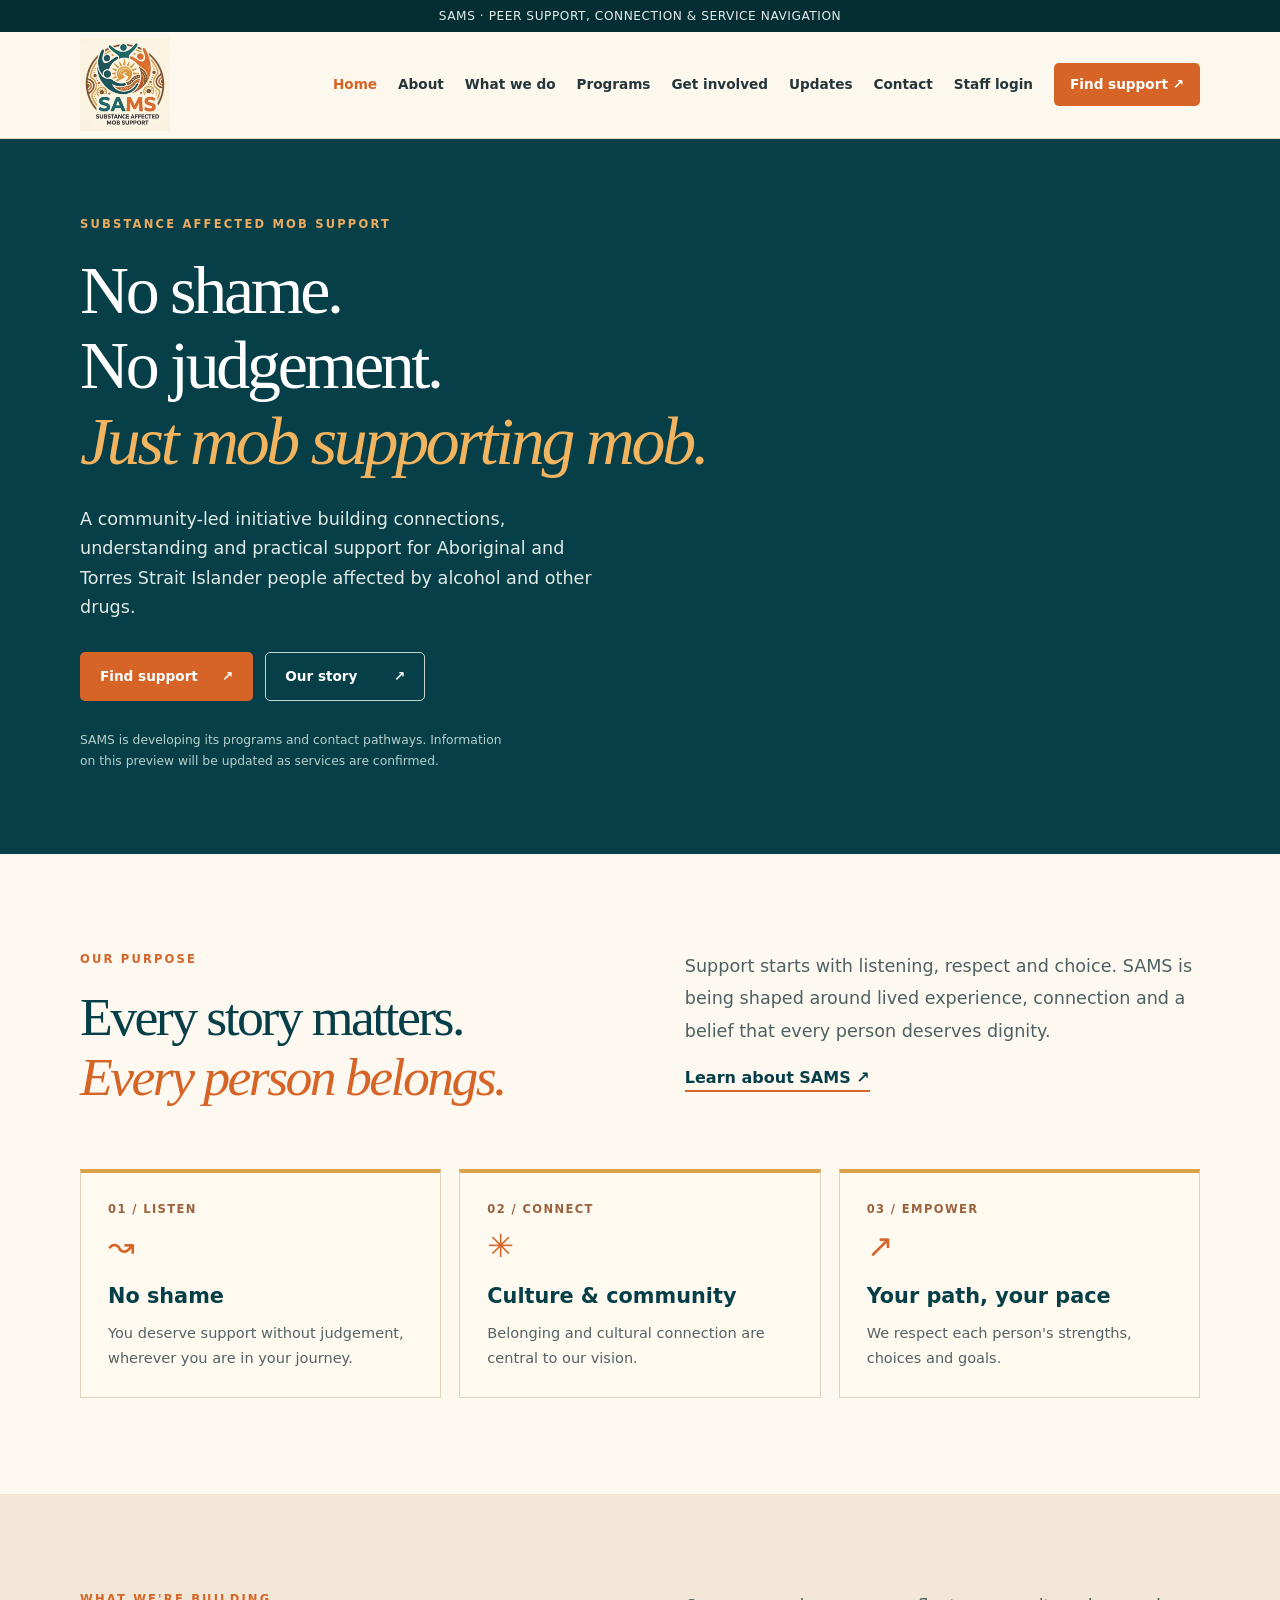
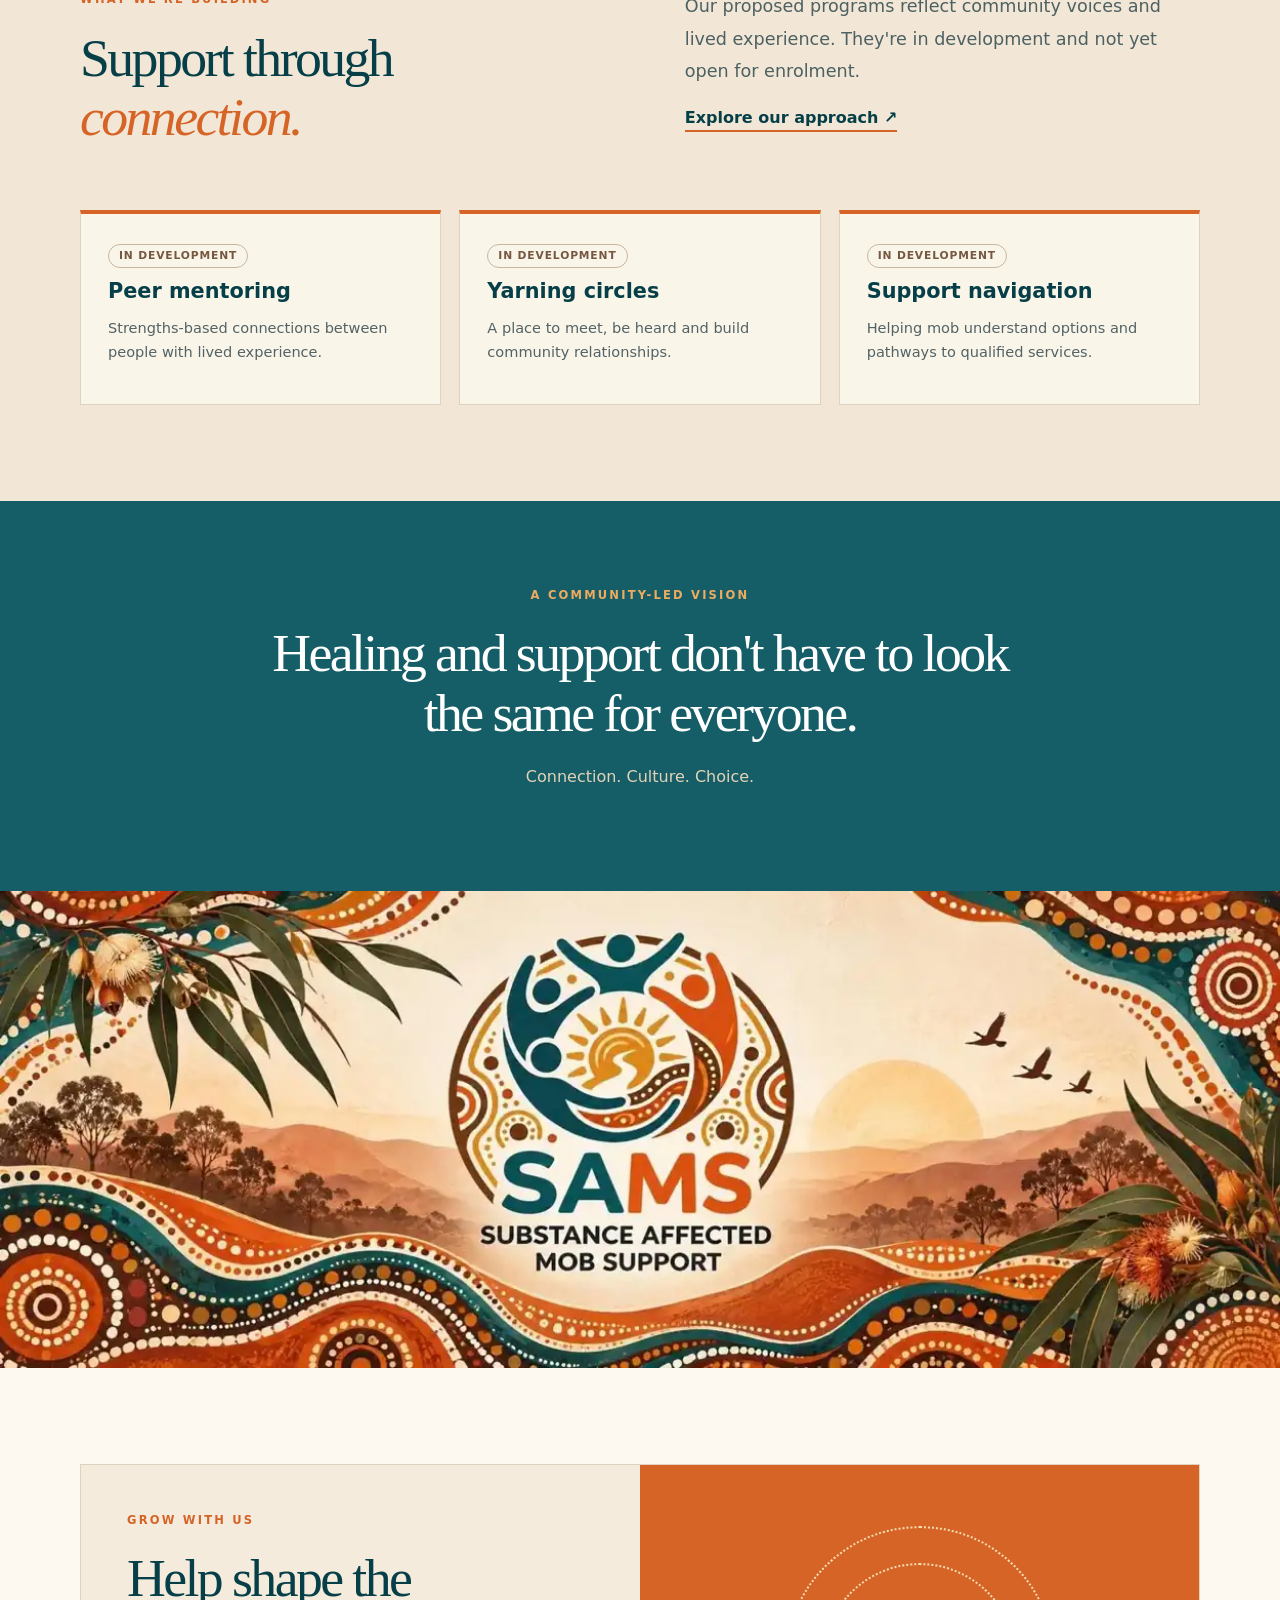
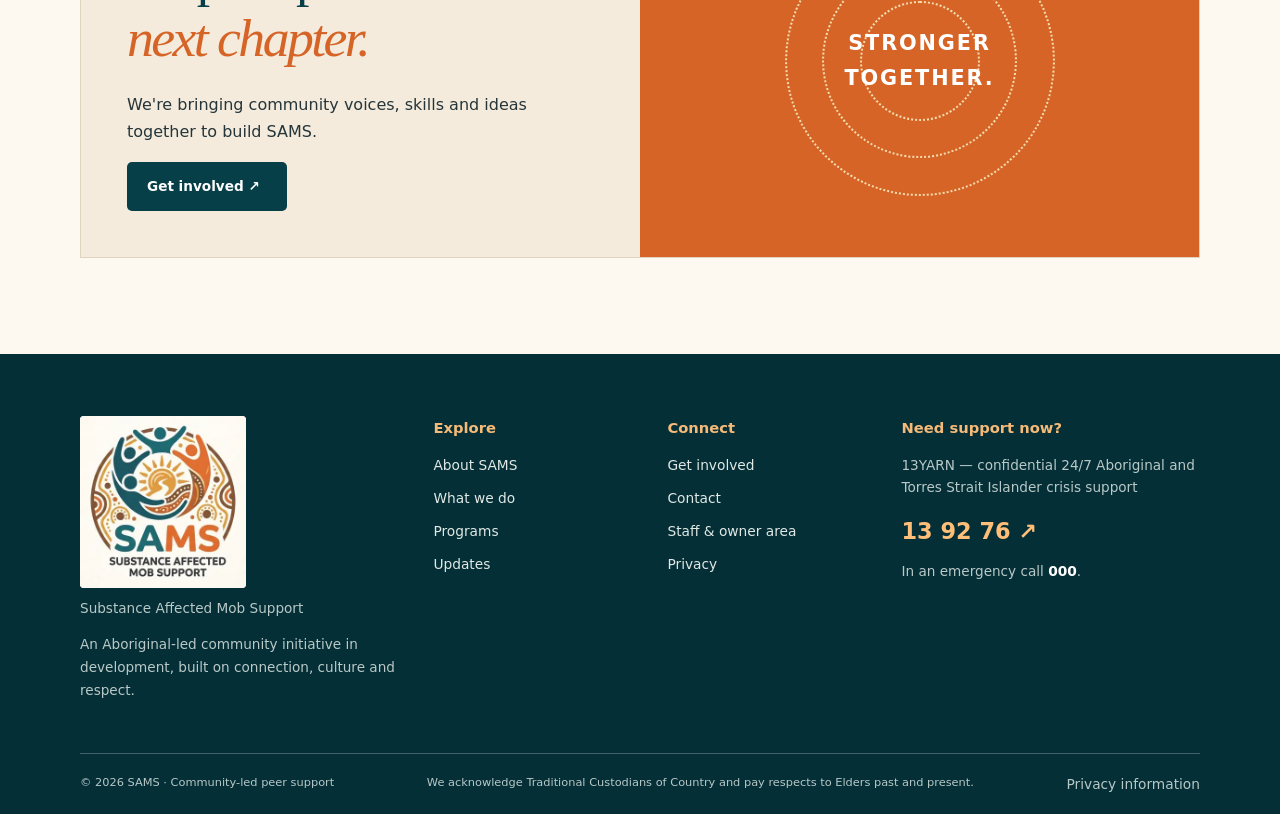
<file: index.html>
<!doctype html><html lang="en-AU"><head><meta charset="utf-8"><meta name="viewport" content="width=device-width,initial-scale=1"><meta name="theme-color" content="#063f48"><meta name="robots" content="noindex,nofollow"><meta name="description" content="SAMS — Substance Affected Mob Support, an Aboriginal-led community initiative in development."><title>Home | SAMS</title><link rel="stylesheet" href="static/site.css"><script src="static/site.js" defer></script><script type="module" src="static/live-content.js"></script></head><body><a class="skip" href="#main">Skip to content</a><div class="topbar">SAMS · PEER SUPPORT, CONNECTION & SERVICE NAVIGATION</div><header class="header"><div class="container head-inner"><a class="brand" href="index.html" aria-label="SAMS homepage"><img class="official-logo" src="static/sams-logo.webp" alt="SAMS — Substance Affected Mob Support" width="150" height="155"></a><button class="menu-toggle" type="button" aria-controls="nav" aria-expanded="false">☰ Menu</button><nav id="nav" class="nav" aria-label="Main navigation"><a aria-current="page" href="index.html">Home</a><a  href="about.html">About</a><a  href="what-we-do.html">What we do</a><a  href="programs.html">Programs</a><a  href="get-involved.html">Get involved</a><a  href="updates.html">Updates</a><a  href="contact.html">Contact</a><a class="nav-staff" href="portal.html">Staff login</a><a class="nav-cta"  href="get-support.html">Find support ↗</a></nav></div></header><main id="main"><section class="hero"><div class="container hero-wrap"><div><span class="eyebrow light">SUBSTANCE AFFECTED MOB SUPPORT</span><h1>No shame.<br>No judgement.<br><em>Just mob supporting mob.</em></h1><p class="lead">A community-led initiative building connections, understanding and practical support for Aboriginal and Torres Strait Islander people affected by alcohol and other drugs.</p><div class="buttons"><a class="button orange" href="get-support.html">Find support <span>↗</span></a><a class="button outline" href="about.html">Our story <span>↗</span></a></div><p class="status-note">SAMS is developing its programs and contact pathways. Information on this preview will be updated as services are confirmed.</p></div><div class="hero-art" aria-label="Official SAMS illustrated banner"><div class="sun"></div><div class="hill hill-one"></div><div class="hill hill-two"></div><div class="hill hill-three"></div><div class="circle c1"></div><div class="circle c2"></div><div class="circle c3"></div><div class="art-word">BELONGING<br>BEGINS HERE.</div></div></div></section>
<section class="section paper"><div class="container split"><div><span class="eyebrow">OUR PURPOSE</span><h2>Every story matters.<br><em>Every person belongs.</em></h2></div><div><p class="body-large">Support starts with listening, respect and choice. SAMS is being shaped around lived experience, connection and a belief that every person deserves dignity.</p><a class="text-link" href="about.html">Learn about SAMS ↗</a></div></div><div class="container card-grid three"><article class="feature"><div class="number">01 / LISTEN</div><div class="feature-symbol">↝</div><h3>No shame</h3><p>You deserve support without judgement, wherever you are in your journey.</p></article><article class="feature"><div class="number">02 / CONNECT</div><div class="feature-symbol">✳</div><h3>Culture & community</h3><p>Belonging and cultural connection are central to our vision.</p></article><article class="feature"><div class="number">03 / EMPOWER</div><div class="feature-symbol">↗</div><h3>Your path, your pace</h3><p>We respect each person's strengths, choices and goals.</p></article></div></section>
<section class="section sand"><div class="container split"><div><span class="eyebrow">WHAT WE'RE BUILDING</span><h2>Support through<br><em>connection.</em></h2></div><div><p class="body-large">Our proposed programs reflect community voices and lived experience. They're in development and not yet open for enrolment.</p><a class="text-link" href="what-we-do.html">Explore our approach ↗</a></div></div><div class="container card-grid three"><article class="service"><span class="pill">In development</span><h3>Peer mentoring</h3><p>Strengths-based connections between people with lived experience.</p></article><article class="service"><span class="pill">In development</span><h3>Yarning circles</h3><p>A place to meet, be heard and build community relationships.</p></article><article class="service"><span class="pill">In development</span><h3>Support navigation</h3><p>Helping mob understand options and pathways to qualified services.</p></article></div></section><section class="quote"><div class="container"><span class="eyebrow light">A COMMUNITY-LED VISION</span><h2>Healing and support don't have to look the same for everyone.</h2><p>Connection. Culture. Choice.</p></div></section><section class="brand-banner" aria-label="SAMS official visual identity"><img src="static/sams-banner.webp" width="1250" height="465" alt="SAMS illustrated landscape banner with teal, orange and ochre artwork and official logo"></section><section class="section paper"><div class="container callout"><div><span class="eyebrow">GROW WITH US</span><h2>Help shape the<br><em>next chapter.</em></h2><p>We're bringing community voices, skills and ideas together to build SAMS.</p><a class="button dark" href="get-involved.html">Get involved ↗</a></div><div class="symbol-art" aria-hidden="true"><div class="r"></div><div class="r"></div><div class="r"></div><span>STRONGER<br>TOGETHER.</span></div></div></section></main><footer class="foot"><div class="container foot-grid"><div><img class="footer-official-logo" src="static/sams-logo.webp" alt="SAMS official logo" width="190" height="196"><p>Substance Affected Mob Support</p><p>An Aboriginal-led community initiative in development, built on connection, culture and respect.</p></div><div><h3>Explore</h3><a href="about.html">About SAMS</a><a href="what-we-do.html">What we do</a><a href="programs.html">Programs</a><a href="updates.html">Updates</a></div><div><h3>Connect</h3><a href="get-involved.html">Get involved</a><a href="contact.html">Contact</a><a href="staff-preview.html">Staff & owner area</a><a href="privacy.html">Privacy</a></div><div><h3>Need support now?</h3><p>13YARN — confidential 24/7 Aboriginal and Torres Strait Islander crisis support</p><a href="tel:139276" style="font-size:1.4rem;color:#ffbf79;font-weight:900">13 92 76 ↗</a><p>In an emergency call <a href="tel:000" style="display:inline;color:white;font-weight:800">000</a>.</p></div></div><div class="container foot-bottom"><span>© 2026 SAMS · Community-led peer support</span><span>We acknowledge Traditional Custodians of Country and pay respects to Elders past and present.</span><a href="privacy.html">Privacy information</a></div></footer></body></html>
</file>
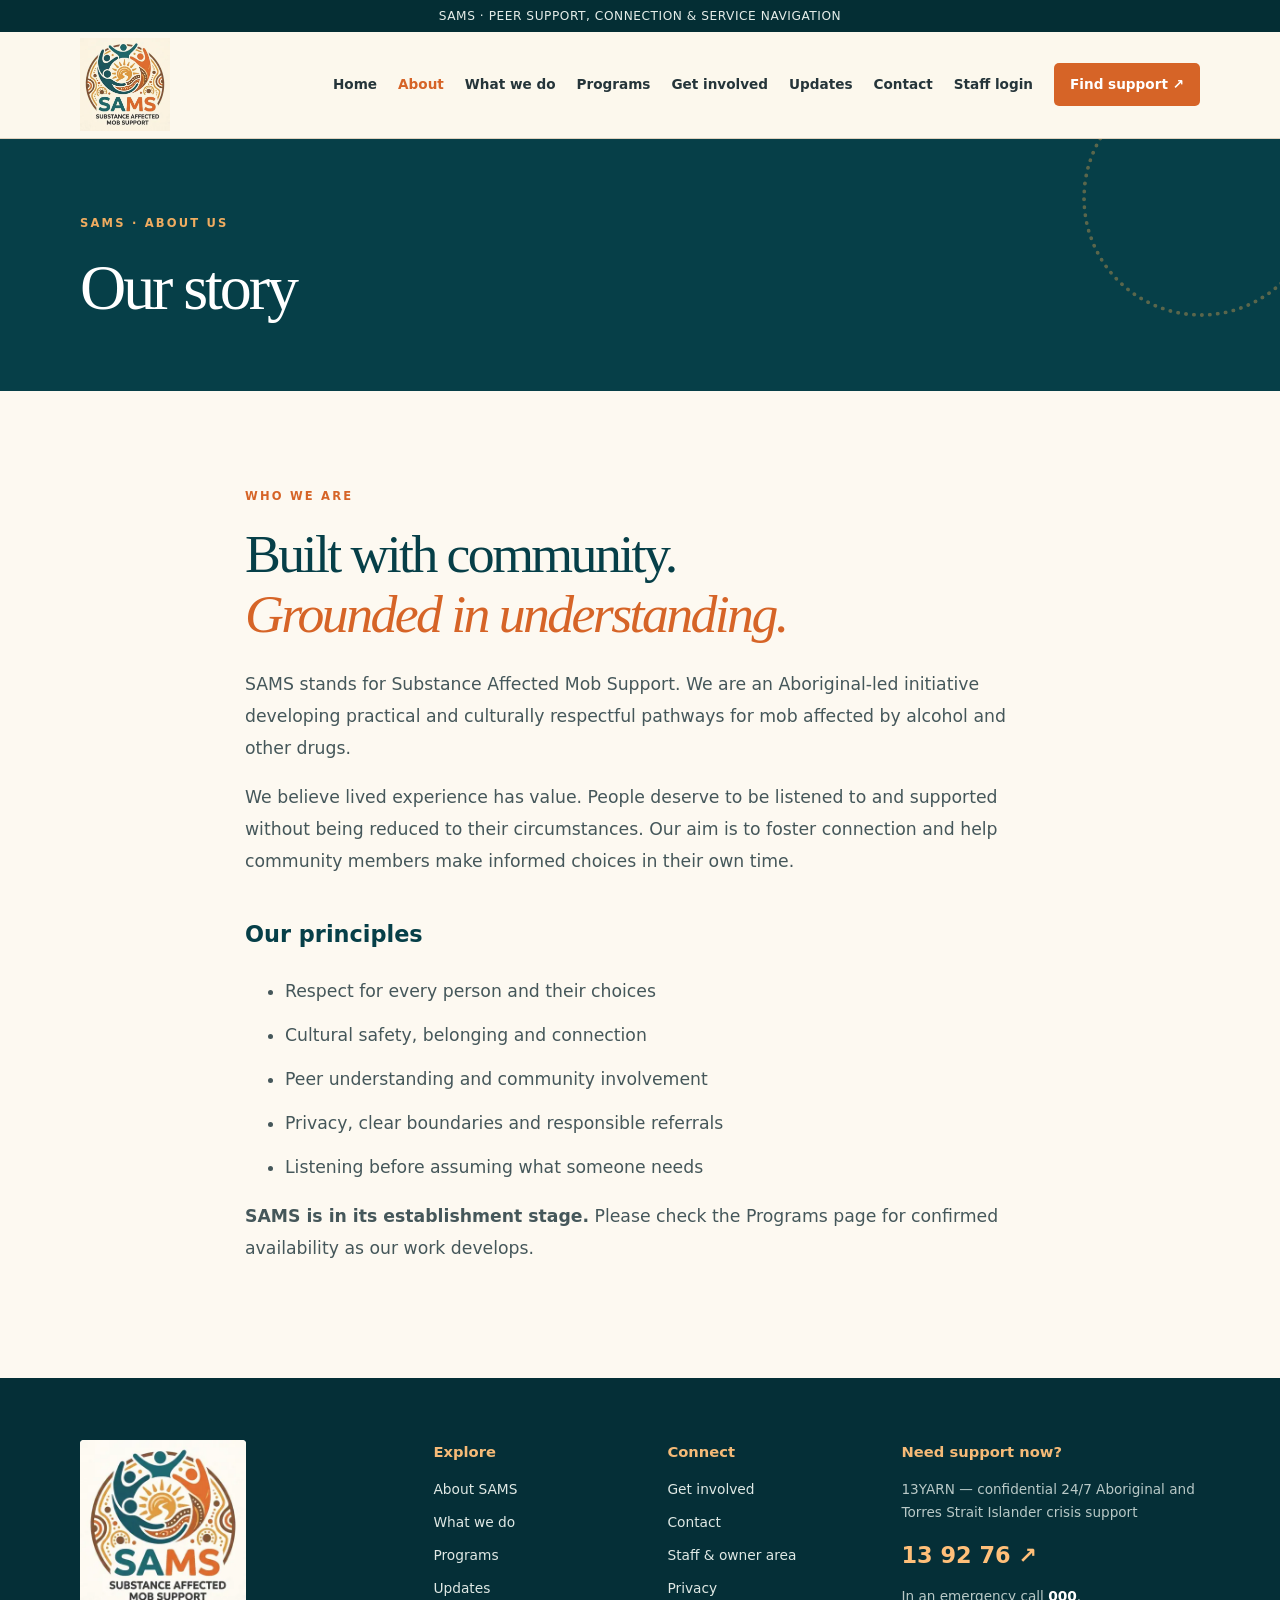
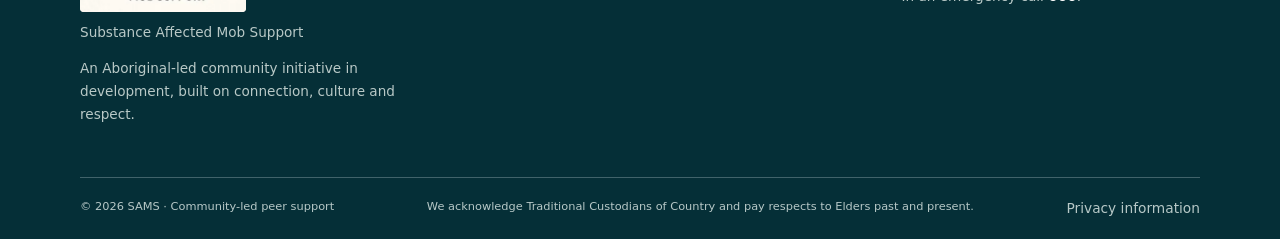
<file: about.html>
<!doctype html><html lang="en-AU"><head><meta charset="utf-8"><meta name="viewport" content="width=device-width,initial-scale=1"><meta name="theme-color" content="#063f48"><meta name="robots" content="noindex,nofollow"><meta name="description" content="SAMS — Substance Affected Mob Support, an Aboriginal-led community initiative in development."><title>About us | SAMS</title><link rel="stylesheet" href="static/site.css"><script src="static/site.js" defer></script><script type="module" src="static/live-content.js"></script></head><body><a class="skip" href="#main">Skip to content</a><div class="topbar">SAMS · PEER SUPPORT, CONNECTION & SERVICE NAVIGATION</div><header class="header"><div class="container head-inner"><a class="brand" href="index.html" aria-label="SAMS homepage"><img class="official-logo" src="static/sams-logo.webp" alt="SAMS — Substance Affected Mob Support" width="150" height="155"></a><button class="menu-toggle" type="button" aria-controls="nav" aria-expanded="false">☰ Menu</button><nav id="nav" class="nav" aria-label="Main navigation"><a  href="index.html">Home</a><a aria-current="page" href="about.html">About</a><a  href="what-we-do.html">What we do</a><a  href="programs.html">Programs</a><a  href="get-involved.html">Get involved</a><a  href="updates.html">Updates</a><a  href="contact.html">Contact</a><a class="nav-staff" href="portal.html">Staff login</a><a class="nav-cta"  href="get-support.html">Find support ↗</a></nav></div></header><main id="main"><section class="inner-hero"><div class="container"><span class="eyebrow light">SAMS · About us</span><h1>Our story</h1></div></section><section class="section paper"><div class="container prose"><span class="eyebrow">WHO WE ARE</span><h2>Built with community.<br><em>Grounded in understanding.</em></h2><p>SAMS stands for Substance Affected Mob Support. We are an Aboriginal-led initiative developing practical and culturally respectful pathways for mob affected by alcohol and other drugs.</p><p>We believe lived experience has value. People deserve to be listened to and supported without being reduced to their circumstances. Our aim is to foster connection and help community members make informed choices in their own time.</p><h3>Our principles</h3><ul><li>Respect for every person and their choices</li><li>Cultural safety, belonging and connection</li><li>Peer understanding and community involvement</li><li>Privacy, clear boundaries and responsible referrals</li><li>Listening before assuming what someone needs</li></ul><p><strong>SAMS is in its establishment stage.</strong> Please check the Programs page for confirmed availability as our work develops.</p></div></section></main><footer class="foot"><div class="container foot-grid"><div><img class="footer-official-logo" src="static/sams-logo.webp" alt="SAMS official logo" width="190" height="196"><p>Substance Affected Mob Support</p><p>An Aboriginal-led community initiative in development, built on connection, culture and respect.</p></div><div><h3>Explore</h3><a href="about.html">About SAMS</a><a href="what-we-do.html">What we do</a><a href="programs.html">Programs</a><a href="updates.html">Updates</a></div><div><h3>Connect</h3><a href="get-involved.html">Get involved</a><a href="contact.html">Contact</a><a href="staff-preview.html">Staff & owner area</a><a href="privacy.html">Privacy</a></div><div><h3>Need support now?</h3><p>13YARN — confidential 24/7 Aboriginal and Torres Strait Islander crisis support</p><a href="tel:139276" style="font-size:1.4rem;color:#ffbf79;font-weight:900">13 92 76 ↗</a><p>In an emergency call <a href="tel:000" style="display:inline;color:white;font-weight:800">000</a>.</p></div></div><div class="container foot-bottom"><span>© 2026 SAMS · Community-led peer support</span><span>We acknowledge Traditional Custodians of Country and pay respects to Elders past and present.</span><a href="privacy.html">Privacy information</a></div></footer></body></html>
</file>
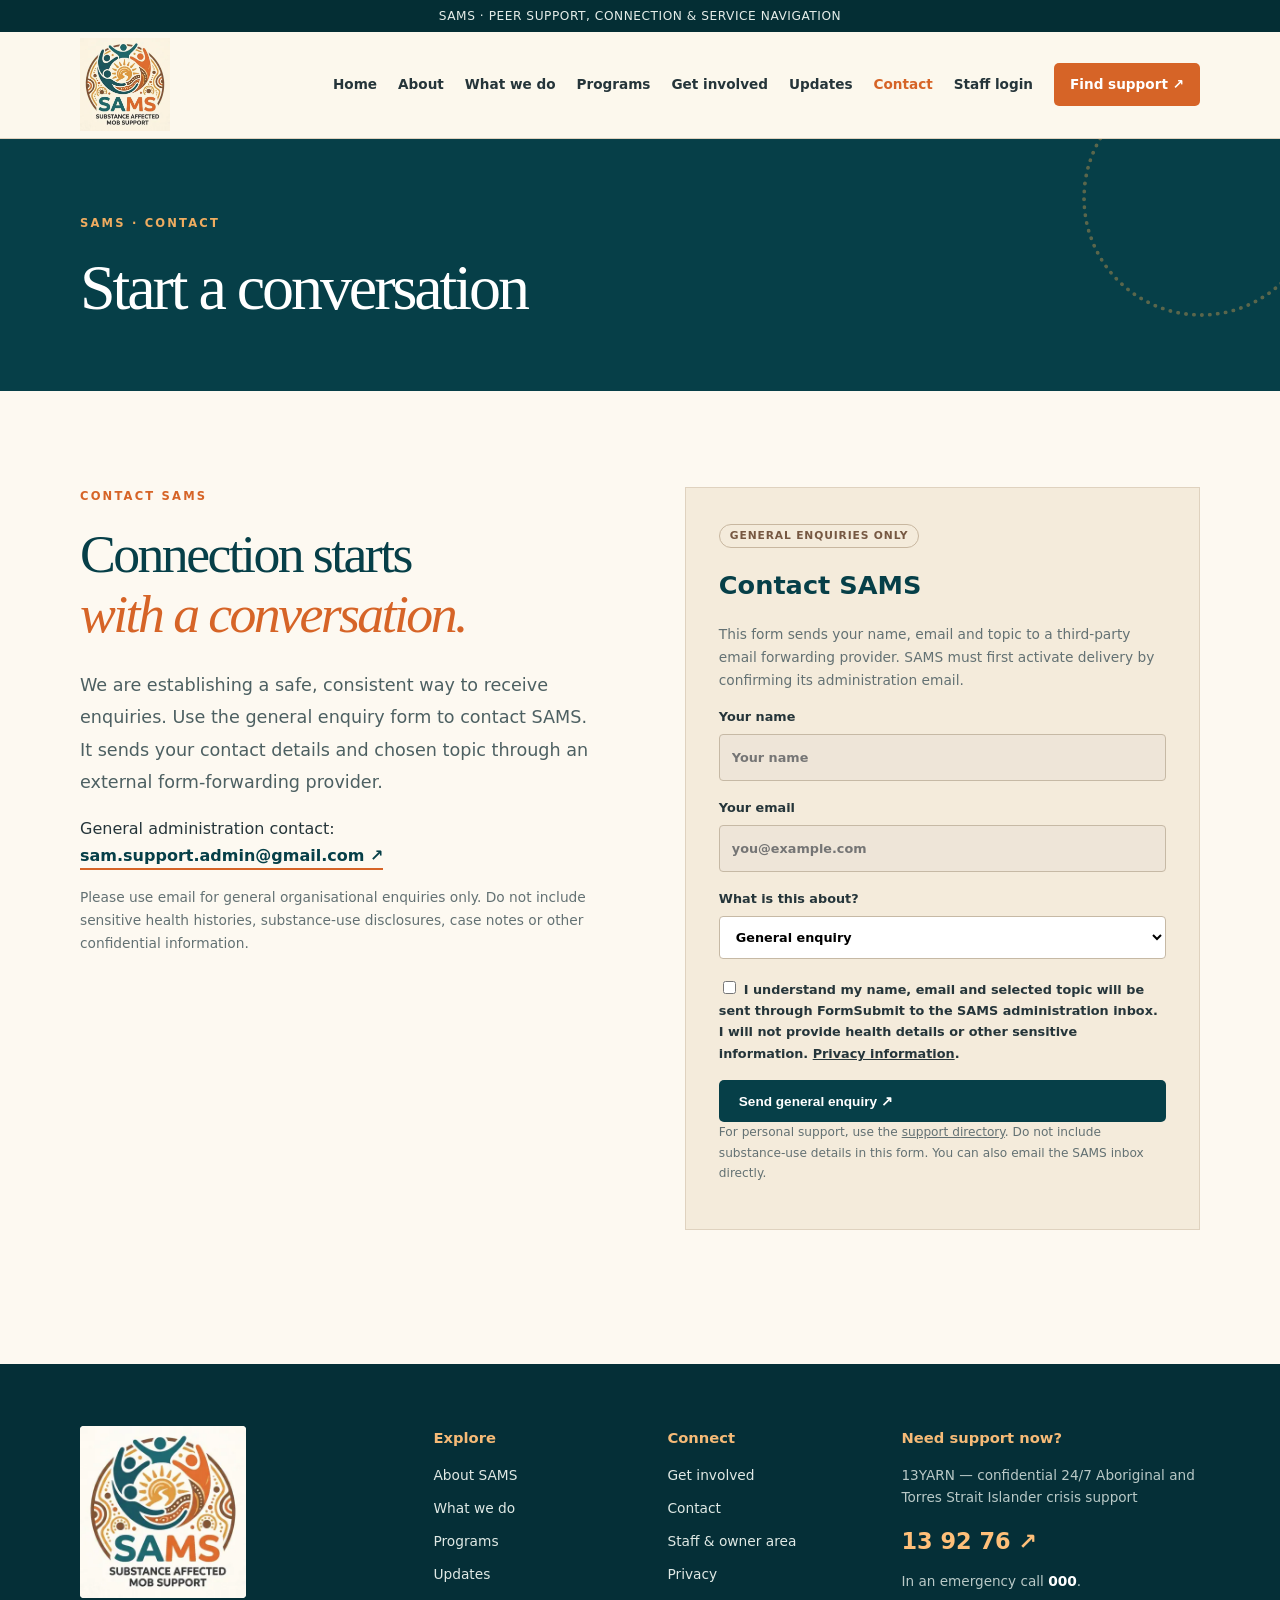
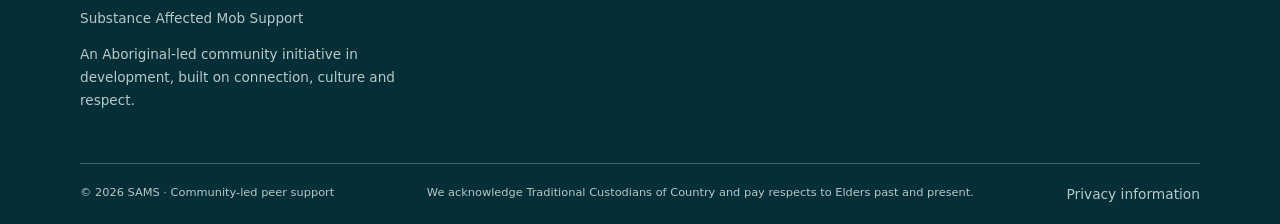
<file: contact.html>
<!doctype html><html lang="en-AU"><head><meta charset="utf-8"><meta name="viewport" content="width=device-width,initial-scale=1"><meta name="theme-color" content="#063f48"><meta name="robots" content="noindex,nofollow"><meta name="description" content="SAMS — Substance Affected Mob Support, an Aboriginal-led community initiative in development."><title>Contact | SAMS</title><link rel="stylesheet" href="static/site.css"><script src="static/site.js" defer></script><script type="module" src="static/live-content.js"></script></head><body><a class="skip" href="#main">Skip to content</a><div class="topbar">SAMS · PEER SUPPORT, CONNECTION & SERVICE NAVIGATION</div><header class="header"><div class="container head-inner"><a class="brand" href="index.html" aria-label="SAMS homepage"><img class="official-logo" src="static/sams-logo.webp" alt="SAMS logo" width="150" height="155"></a><button class="menu-toggle" type="button" aria-controls="nav" aria-expanded="false">☰ Menu</button><nav id="nav" class="nav" aria-label="Main navigation"><a  href="index.html">Home</a><a  href="about.html">About</a><a  href="what-we-do.html">What we do</a><a  href="programs.html">Programs</a><a  href="get-involved.html">Get involved</a><a  href="updates.html">Updates</a><a aria-current="page" href="contact.html">Contact</a><a class="nav-staff" href="portal.html">Staff login</a><a class="nav-cta"  href="get-support.html">Find support ↗</a></nav></div></header><main id="main"><section class="inner-hero"><div class="container"><span class="eyebrow light">SAMS · Contact</span><h1>Start a conversation</h1></div></section><section class="section paper"><div class="container split"><div><span class="eyebrow">CONTACT SAMS</span><h2>Connection starts<br><em>with a conversation.</em></h2><p class="body-large">We are establishing a safe, consistent way to receive enquiries. Use the general enquiry form to contact SAMS. It sends your contact details and chosen topic through an external form-forwarding provider.</p><p>General administration contact: <a class="text-link" href="mailto:sam.support.admin@gmail.com">sam.support.admin@gmail.com ↗</a></p><p class="muted">Please use email for general organisational enquiries only. Do not include sensitive health histories, substance-use disclosures, case notes or other confidential information.</p></div><div class="form-card"><span class="pill">General enquiries only</span><h3>Contact SAMS</h3><p class="muted">This form sends your name, email and topic to a third-party email forwarding provider. SAMS must first activate delivery by confirming its administration email.</p><form id="sams-general-enquiry" class="form" action="https://formsubmit.co/sam.support.admin@gmail.com" method="POST">
<input type="hidden" name="_subject" value="SAMS website — general enquiry">
<input type="hidden" name="_next" value="https://sams-public-website.onrender.com/enquiry-received.html">
<input type="text" name="_honey" style="display:none" tabindex="-1" autocomplete="off" aria-hidden="true">
<label>Your name<input name="name" required maxlength="100" autocomplete="name" placeholder="Your name"></label>
<label>Your email<input type="email" name="email" required maxlength="150" autocomplete="email" placeholder="you@example.com"></label>
<label>What is this about?<select name="topic" required style="display:block;width:100%;padding:12px;margin-top:6px;border:1px solid #c6b9a5;background:#fff;border-radius:4px;font:inherit"><option>General enquiry</option><option>Volunteering</option><option>Partnerships</option><option>Program information</option></select></label>
<label><input type="checkbox" required style="width:auto;display:inline;margin-right:8px">I understand my name, email and selected topic will be sent through FormSubmit to the SAMS administration inbox. I will not provide health details or other sensitive information. <a href="privacy.html">Privacy information</a>.</label>
<button class="button dark" type="submit">Send general enquiry ↗</button></form><p class="tiny">For personal support, use the <a href="get-support.html">support directory</a>. Do not include substance-use details in this form. You can also email the SAMS inbox directly.</p></div></div></section></main><footer class="foot"><div class="container foot-grid"><div><img class="footer-official-logo" src="static/sams-logo.webp" alt="SAMS logo" width="190" height="196"><p>Substance Affected Mob Support</p><p>An Aboriginal-led community initiative in development, built on connection, culture and respect.</p></div><div><h3>Explore</h3><a href="about.html">About SAMS</a><a href="what-we-do.html">What we do</a><a href="programs.html">Programs</a><a href="updates.html">Updates</a></div><div><h3>Connect</h3><a href="get-involved.html">Get involved</a><a href="contact.html">Contact</a><a href="staff-preview.html">Staff & owner area</a><a href="privacy.html">Privacy</a></div><div><h3>Need support now?</h3><p>13YARN — confidential 24/7 Aboriginal and Torres Strait Islander crisis support</p><a href="tel:139276" style="font-size:1.4rem;color:#ffbf79;font-weight:900">13 92 76 ↗</a><p>In an emergency call <a href="tel:000" style="display:inline;color:white;font-weight:800">000</a>.</p></div></div><div class="container foot-bottom"><span>© 2026 SAMS · Community-led peer support</span><span>We acknowledge Traditional Custodians of Country and pay respects to Elders past and present.</span><a href="privacy.html">Privacy information</a></div></footer></body></html>
</file>
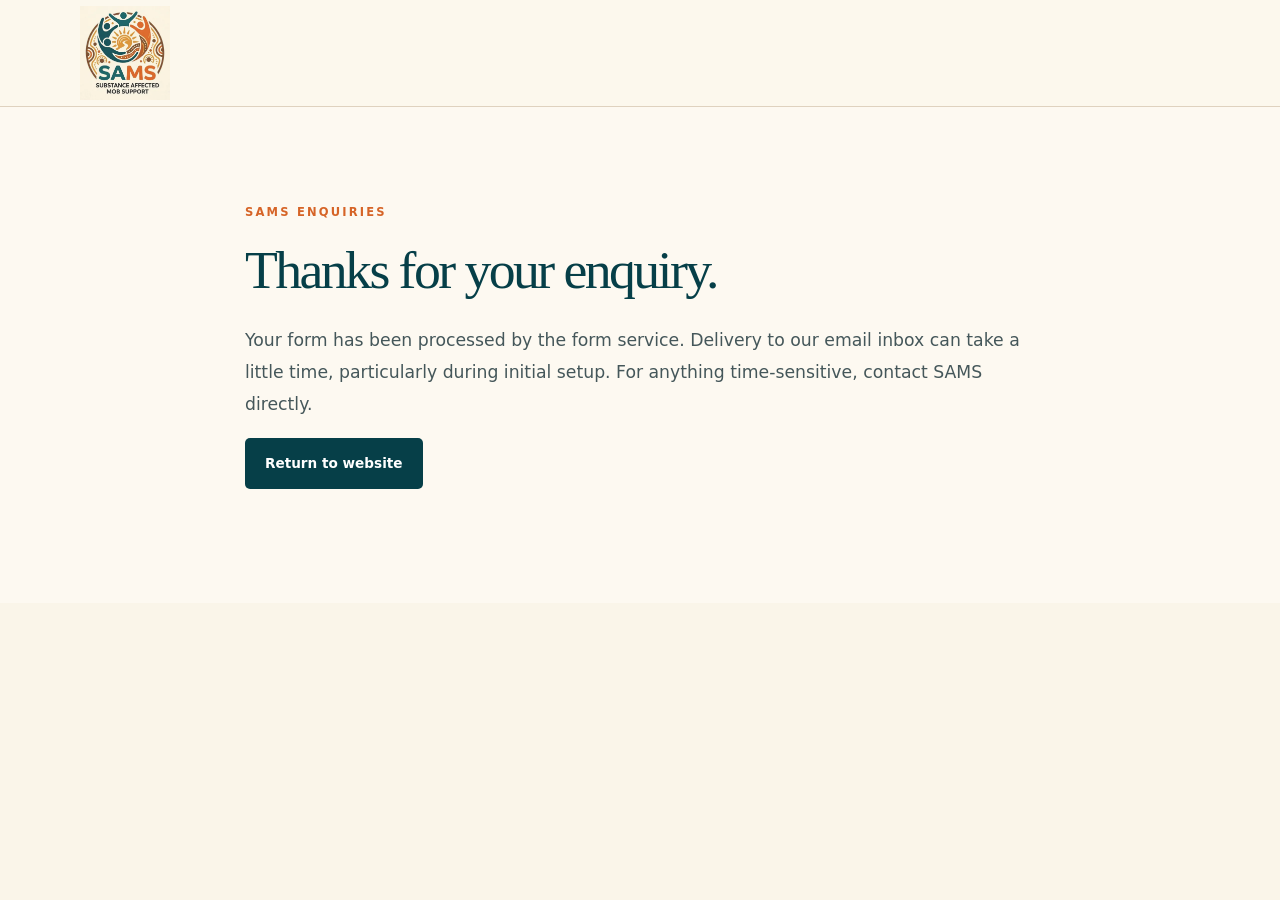
<file: enquiry-received.html>
<!doctype html><html lang="en-AU"><head><meta charset="utf-8"><meta name="viewport" content="width=device-width,initial-scale=1"><title>SAMS Enquiry | Thank you</title><meta name="robots" content="noindex,nofollow"><link rel="stylesheet" href="static/site.css"></head><body><header class="header"><div class="container head-inner"><a href="index.html" class="brand"><img class="official-logo" src="static/sams-logo.webp" alt="SAMS logo"></a></div></header><main class="section paper"><div class="container prose"><span class="eyebrow">SAMS ENQUIRIES</span><h2>Thanks for your enquiry.</h2><p>Your form has been processed by the form service. Delivery to our email inbox can take a little time, particularly during initial setup. For anything time-sensitive, contact SAMS directly.</p><p><a class="button dark" href="index.html">Return to website</a></p></div></main></body></html>
</file>
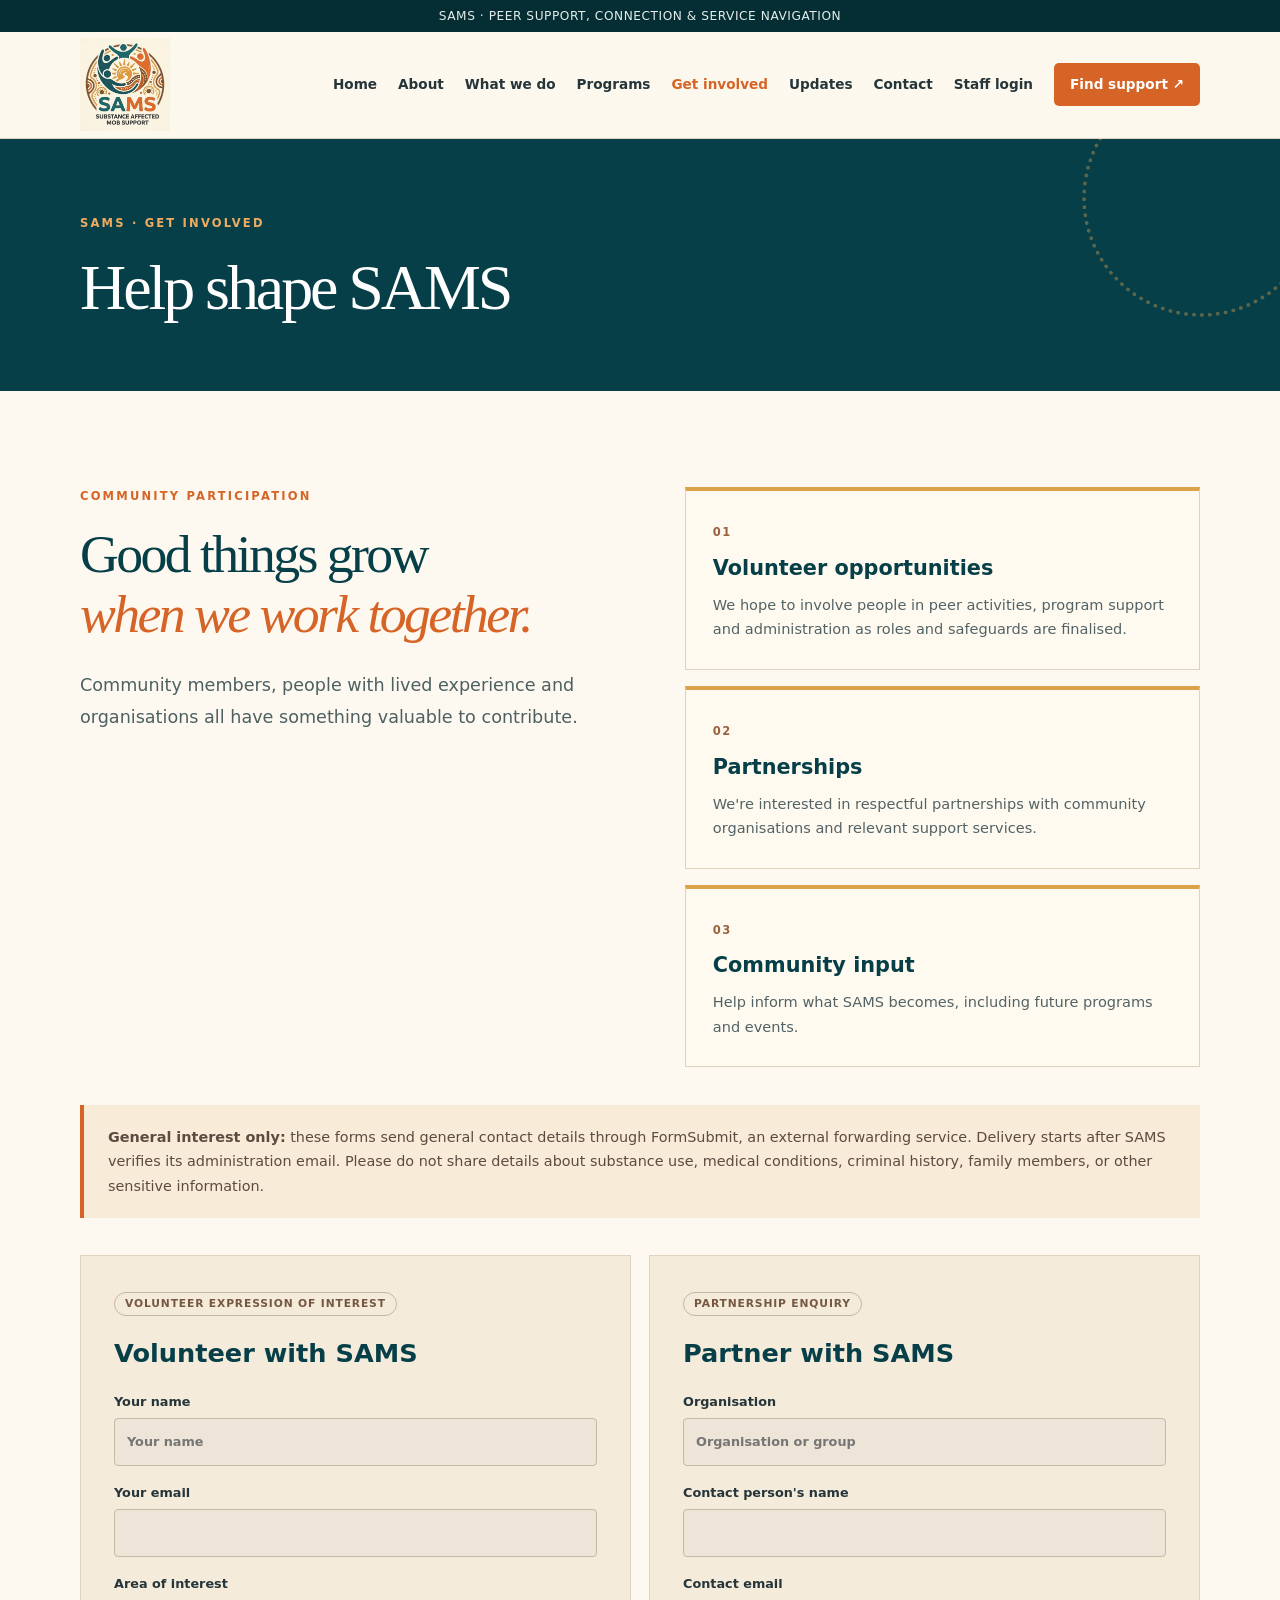
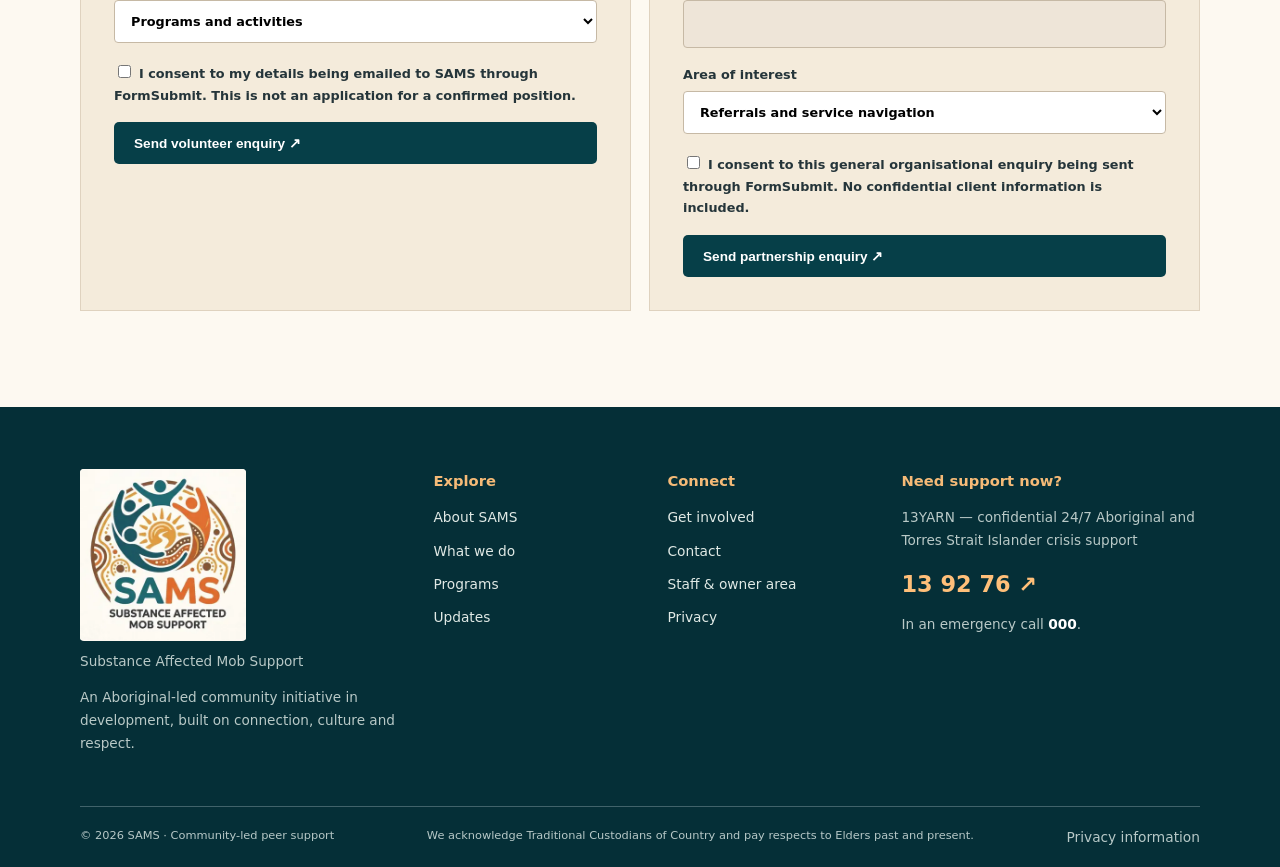
<file: get-involved.html>
<!doctype html><html lang="en-AU"><head><meta charset="utf-8"><meta name="viewport" content="width=device-width,initial-scale=1"><meta name="theme-color" content="#063f48"><meta name="robots" content="noindex,nofollow"><meta name="description" content="SAMS — Substance Affected Mob Support, an Aboriginal-led community initiative in development."><title>Get involved | SAMS</title><link rel="stylesheet" href="static/site.css"><script src="static/site.js" defer></script><script type="module" src="static/live-content.js"></script></head><body><a class="skip" href="#main">Skip to content</a><div class="topbar">SAMS · PEER SUPPORT, CONNECTION & SERVICE NAVIGATION</div><header class="header"><div class="container head-inner"><a class="brand" href="index.html" aria-label="SAMS homepage"><img class="official-logo" src="static/sams-logo.webp" alt="SAMS logo" width="150" height="155"></a><button class="menu-toggle" type="button" aria-controls="nav" aria-expanded="false">☰ Menu</button><nav id="nav" class="nav" aria-label="Main navigation"><a  href="index.html">Home</a><a  href="about.html">About</a><a  href="what-we-do.html">What we do</a><a  href="programs.html">Programs</a><a aria-current="page" href="get-involved.html">Get involved</a><a  href="updates.html">Updates</a><a  href="contact.html">Contact</a><a class="nav-staff" href="portal.html">Staff login</a><a class="nav-cta"  href="get-support.html">Find support ↗</a></nav></div></header><main id="main"><section class="inner-hero"><div class="container"><span class="eyebrow light">SAMS · Get involved</span><h1>Help shape SAMS</h1></div></section><section class="section paper"><div class="container split"><div><span class="eyebrow">COMMUNITY PARTICIPATION</span><h2>Good things grow<br><em>when we work together.</em></h2><p class="body-large">Community members, people with lived experience and organisations all have something valuable to contribute.</p></div><div class="stack"><article class="feature"><span class="number">01</span><h3>Volunteer opportunities</h3><p>We hope to involve people in peer activities, program support and administration as roles and safeguards are finalised.</p></article><article class="feature"><span class="number">02</span><h3>Partnerships</h3><p>We're interested in respectful partnerships with community organisations and relevant support services.</p></article><article class="feature"><span class="number">03</span><h3>Community input</h3><p>Help inform what SAMS becomes, including future programs and events.</p></article></div></div><div class="container spaced"><div class="notice"><strong>General interest only:</strong> these forms send general contact details through FormSubmit, an external forwarding service. Delivery starts after SAMS verifies its administration email. Please do not share details about substance use, medical conditions, criminal history, family members, or other sensitive information.</div></div>
<div class="container spaced card-grid two">
  <div class="form-card"><span class="pill">Volunteer expression of interest</span><h3>Volunteer with SAMS</h3><form class="form" action="https://formsubmit.co/sam.support.admin@gmail.com" method="POST"><input type="hidden" name="_subject" value="SAMS Volunteer enquiry"><input type="hidden" name="_next" value="https://sams-public-website.onrender.com/enquiry-received.html"><input type="text" name="_honey" tabindex="-1" style="display:none">
    <label>Your name<input name="name" required maxlength="100" autocomplete="name" placeholder="Your name"></label>
    <label>Your email<input type="email" name="email" required maxlength="150" autocomplete="email"></label>
    <label>Area of interest<select name="area" required style="display:block;width:100%;padding:12px;margin-top:6px;border:1px solid #c6b9a5;border-radius:4px;background:#fff;font:inherit">
      <option>Programs and activities</option><option>Administration</option><option>Peer mentoring (subject to recruitment)</option><option>Community events</option>
    </select></label>
    <label><input type="checkbox" required style="width:auto;display:inline;margin-right:8px">I consent to my details being emailed to SAMS through FormSubmit. This is not an application for a confirmed position.</label>
    <button type="submit" class="button dark">Send volunteer enquiry ↗</button>
  </form></div>
  <div class="form-card"><span class="pill">Partnership enquiry</span><h3>Partner with SAMS</h3><form class="form" action="https://formsubmit.co/sam.support.admin@gmail.com" method="POST"><input type="hidden" name="_subject" value="SAMS Partnership enquiry"><input type="hidden" name="_next" value="https://sams-public-website.onrender.com/enquiry-received.html"><input type="text" name="_honey" tabindex="-1" style="display:none">
    <label>Organisation<input name="organisation" required maxlength="180" placeholder="Organisation or group"></label>
    <label>Contact person's name<input name="name" required maxlength="100"></label>
    <label>Contact email<input type="email" name="email" required maxlength="150" autocomplete="email"></label>
    <label>Area of interest<select name="area" required style="display:block;width:100%;padding:12px;margin-top:6px;border:1px solid #c6b9a5;border-radius:4px;background:#fff;font:inherit">
      <option>Referrals and service navigation</option><option>Community activities</option><option>Venue or resources</option><option>Training and capacity building</option>
    </select></label>
    <label><input type="checkbox" required style="width:auto;display:inline;margin-right:8px">I consent to this general organisational enquiry being sent through FormSubmit. No confidential client information is included.</label>
    <button type="submit" class="button dark">Send partnership enquiry ↗</button>
  </form></div>
</div></section></main><footer class="foot"><div class="container foot-grid"><div><img class="footer-official-logo" src="static/sams-logo.webp" alt="SAMS logo" width="190" height="196"><p>Substance Affected Mob Support</p><p>An Aboriginal-led community initiative in development, built on connection, culture and respect.</p></div><div><h3>Explore</h3><a href="about.html">About SAMS</a><a href="what-we-do.html">What we do</a><a href="programs.html">Programs</a><a href="updates.html">Updates</a></div><div><h3>Connect</h3><a href="get-involved.html">Get involved</a><a href="contact.html">Contact</a><a href="staff-preview.html">Staff & owner area</a><a href="privacy.html">Privacy</a></div><div><h3>Need support now?</h3><p>13YARN — confidential 24/7 Aboriginal and Torres Strait Islander crisis support</p><a href="tel:139276" style="font-size:1.4rem;color:#ffbf79;font-weight:900">13 92 76 ↗</a><p>In an emergency call <a href="tel:000" style="display:inline;color:white;font-weight:800">000</a>.</p></div></div><div class="container foot-bottom"><span>© 2026 SAMS · Community-led peer support</span><span>We acknowledge Traditional Custodians of Country and pay respects to Elders past and present.</span><a href="privacy.html">Privacy information</a></div></footer></body></html>
</file>
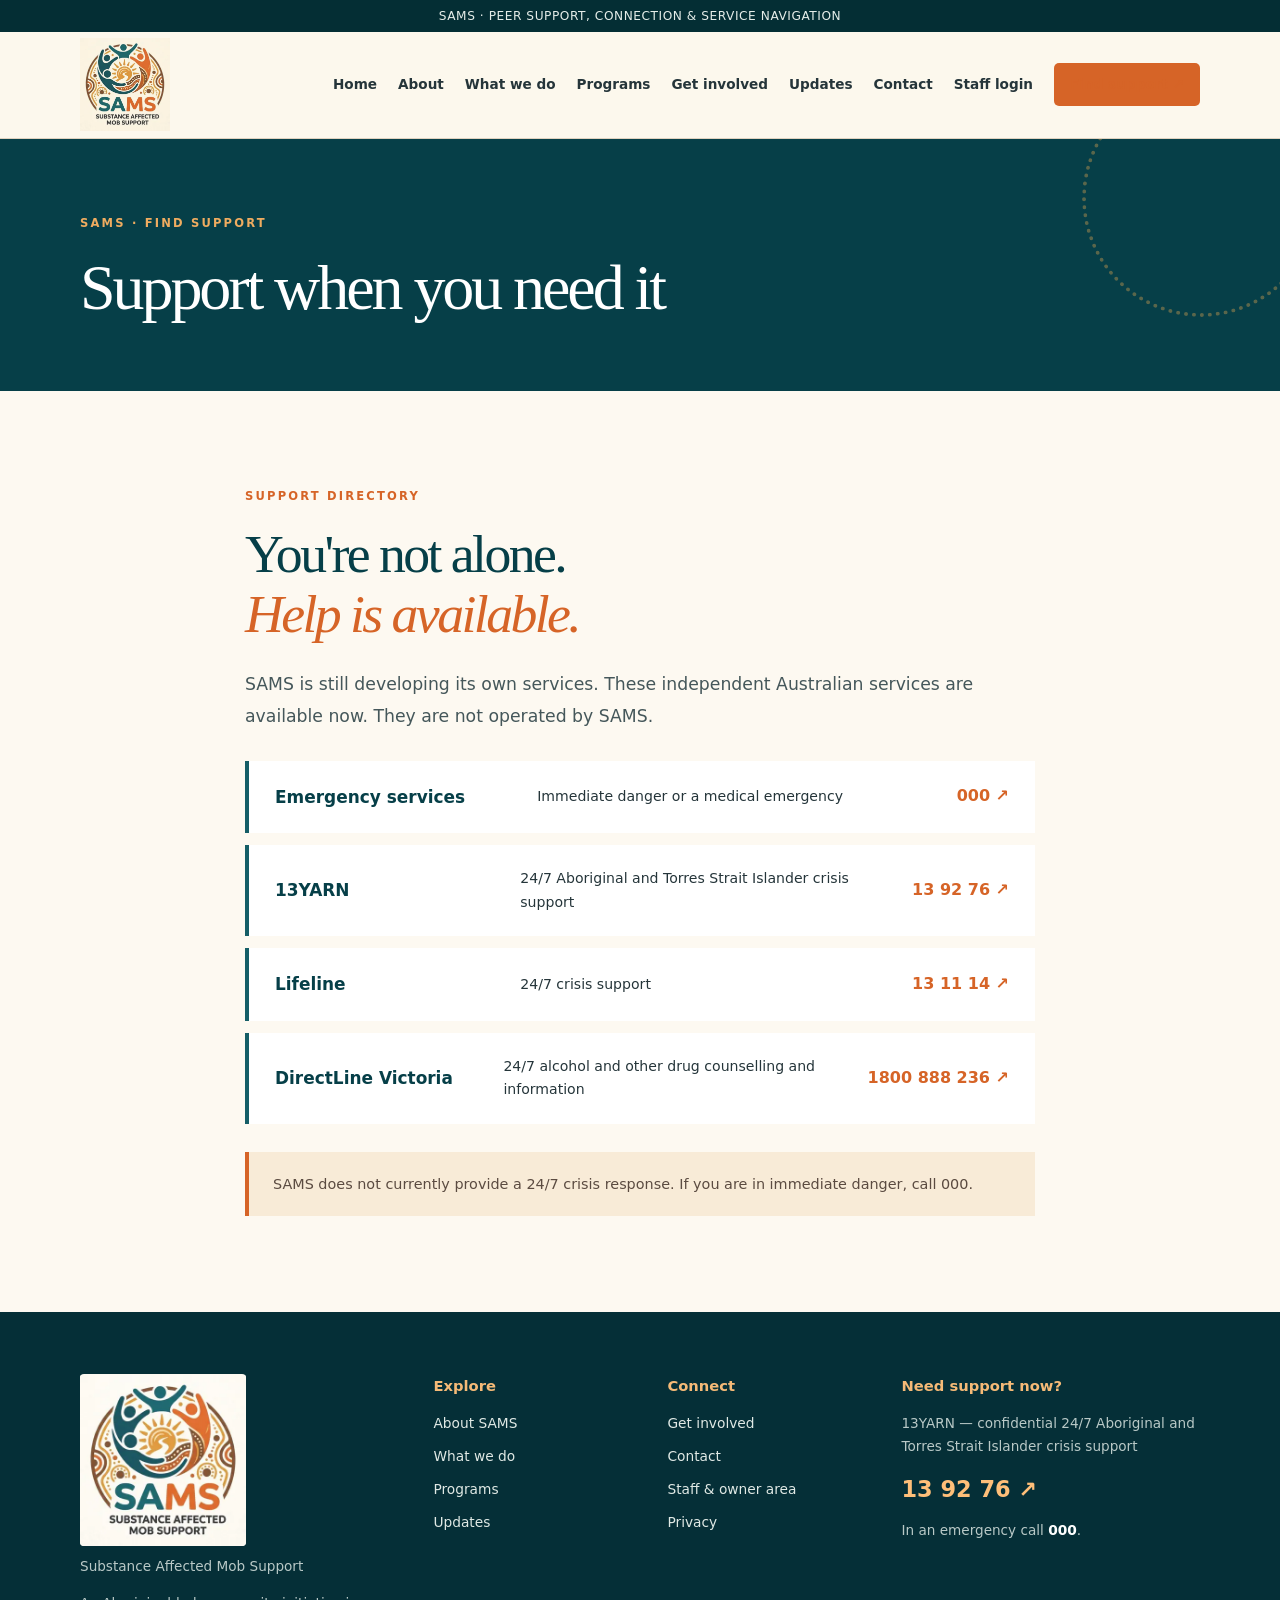
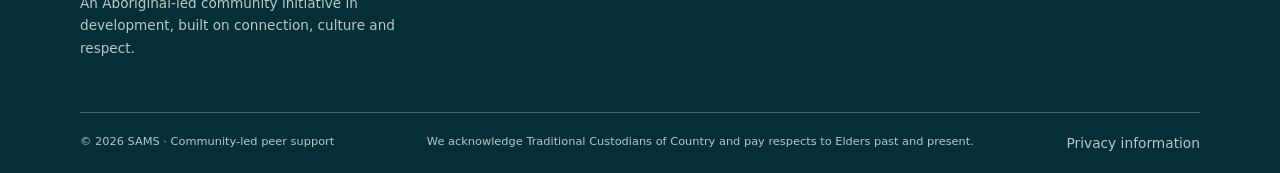
<file: get-support.html>
<!doctype html><html lang="en-AU"><head><meta charset="utf-8"><meta name="viewport" content="width=device-width,initial-scale=1"><meta name="theme-color" content="#063f48"><meta name="robots" content="noindex,nofollow"><meta name="description" content="SAMS — Substance Affected Mob Support, an Aboriginal-led community initiative in development."><title>Find support | SAMS</title><link rel="stylesheet" href="static/site.css"><script src="static/site.js" defer></script><script type="module" src="static/live-content.js"></script></head><body><a class="skip" href="#main">Skip to content</a><div class="topbar">SAMS · PEER SUPPORT, CONNECTION & SERVICE NAVIGATION</div><header class="header"><div class="container head-inner"><a class="brand" href="index.html" aria-label="SAMS homepage"><img class="official-logo" src="static/sams-logo.webp" alt="SAMS logo" width="150" height="155"></a><button class="menu-toggle" type="button" aria-controls="nav" aria-expanded="false">☰ Menu</button><nav id="nav" class="nav" aria-label="Main navigation"><a  href="index.html">Home</a><a  href="about.html">About</a><a  href="what-we-do.html">What we do</a><a  href="programs.html">Programs</a><a  href="get-involved.html">Get involved</a><a  href="updates.html">Updates</a><a  href="contact.html">Contact</a><a class="nav-staff" href="portal.html">Staff login</a><a class="nav-cta" aria-current="page" href="get-support.html">Find support ↗</a></nav></div></header><main id="main"><section class="inner-hero"><div class="container"><span class="eyebrow light">SAMS · Find support</span><h1>Support when you need it</h1></div></section><section class="section paper"><div class="container prose"><span class="eyebrow">SUPPORT DIRECTORY</span><h2>You're not alone.<br><em>Help is available.</em></h2><p>SAMS is still developing its own services. These independent Australian services are available now. They are not operated by SAMS.</p><div class="support-list"><div><h3>Emergency services</h3><p>Immediate danger or a medical emergency</p><a href="tel:000">000 ↗</a></div><div><h3>13YARN</h3><p>24/7 Aboriginal and Torres Strait Islander crisis support</p><a href="tel:139276">13 92 76 ↗</a></div><div><h3>Lifeline</h3><p>24/7 crisis support</p><a href="tel:131114">13 11 14 ↗</a></div><div><h3>DirectLine Victoria</h3><p>24/7 alcohol and other drug counselling and information</p><a href="tel:1800888236">1800 888 236 ↗</a></div></div><div class="notice spaced">SAMS does not currently provide a 24/7 crisis response. If you are in immediate danger, call 000.</div></div></section></main><footer class="foot"><div class="container foot-grid"><div><img class="footer-official-logo" src="static/sams-logo.webp" alt="SAMS logo" width="190" height="196"><p>Substance Affected Mob Support</p><p>An Aboriginal-led community initiative in development, built on connection, culture and respect.</p></div><div><h3>Explore</h3><a href="about.html">About SAMS</a><a href="what-we-do.html">What we do</a><a href="programs.html">Programs</a><a href="updates.html">Updates</a></div><div><h3>Connect</h3><a href="get-involved.html">Get involved</a><a href="contact.html">Contact</a><a href="staff-preview.html">Staff & owner area</a><a href="privacy.html">Privacy</a></div><div><h3>Need support now?</h3><p>13YARN — confidential 24/7 Aboriginal and Torres Strait Islander crisis support</p><a href="tel:139276" style="font-size:1.4rem;color:#ffbf79;font-weight:900">13 92 76 ↗</a><p>In an emergency call <a href="tel:000" style="display:inline;color:white;font-weight:800">000</a>.</p></div></div><div class="container foot-bottom"><span>© 2026 SAMS · Community-led peer support</span><span>We acknowledge Traditional Custodians of Country and pay respects to Elders past and present.</span><a href="privacy.html">Privacy information</a></div></footer></body></html>
</file>
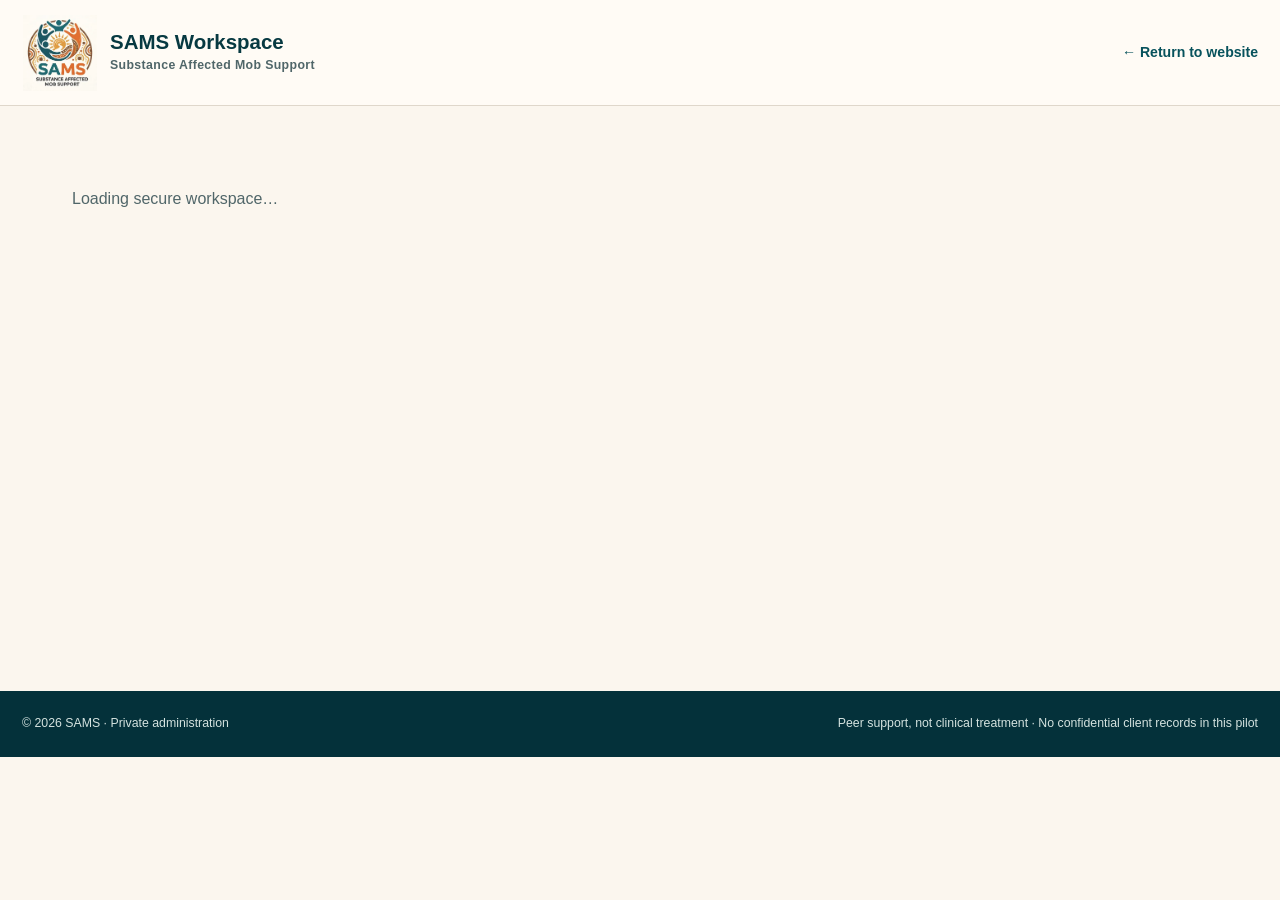
<file: portal.html>
<!doctype html>
<html lang="en-AU">
<head>
<meta charset="utf-8">
<meta name="viewport" content="width=device-width, initial-scale=1">
<meta name="theme-color" content="#063f48">
<meta name="robots" content="noindex,nofollow">
<meta http-equiv="Content-Security-Policy" content="default-src &#39;self&#39;; script-src &#39;self&#39; https://esm.sh; style-src &#39;self&#39;; img-src &#39;self&#39; data:; connect-src &#39;self&#39; https://evnhavenxnxodymshwwp.supabase.co; font-src &#39;self&#39;; object-src &#39;none&#39;; base-uri &#39;self&#39;; form-action &#39;self&#39;; upgrade-insecure-requests">
<title>SAMS Workspace | Secure staff portal</title>
<meta name="description" content="Private SAMS administration and peer-support team workspace.">
<link rel="stylesheet" href="static/portal.css">
<script type="module" src="static/portal.js"></script>
</head>
<body>
<a class="skip-link" href="#app">Skip to workspace</a>
<header class="masthead">
  <a class="brand" href="index.html" aria-label="SAMS public website">
    <img src="static/sams-logo.webp" width="82" height="82" alt="SAMS logo">
    <span><strong>SAMS Workspace</strong><small>Substance Affected Mob Support</small></span>
  </a>
  <a href="index.html" class="backlink">← Return to website</a>
</header>
<main id="app" class="app-shell" aria-live="polite">
  <div class="loading">Loading secure workspace…</div>
</main>
<footer class="workspace-footer">
  <span>© 2026 SAMS · Private administration</span>
  <span>Peer support, not clinical treatment · No confidential client records in this pilot</span>
</footer>
<noscript><p>This secure staff portal needs JavaScript enabled.</p></noscript>
</body>
</html>
</file>
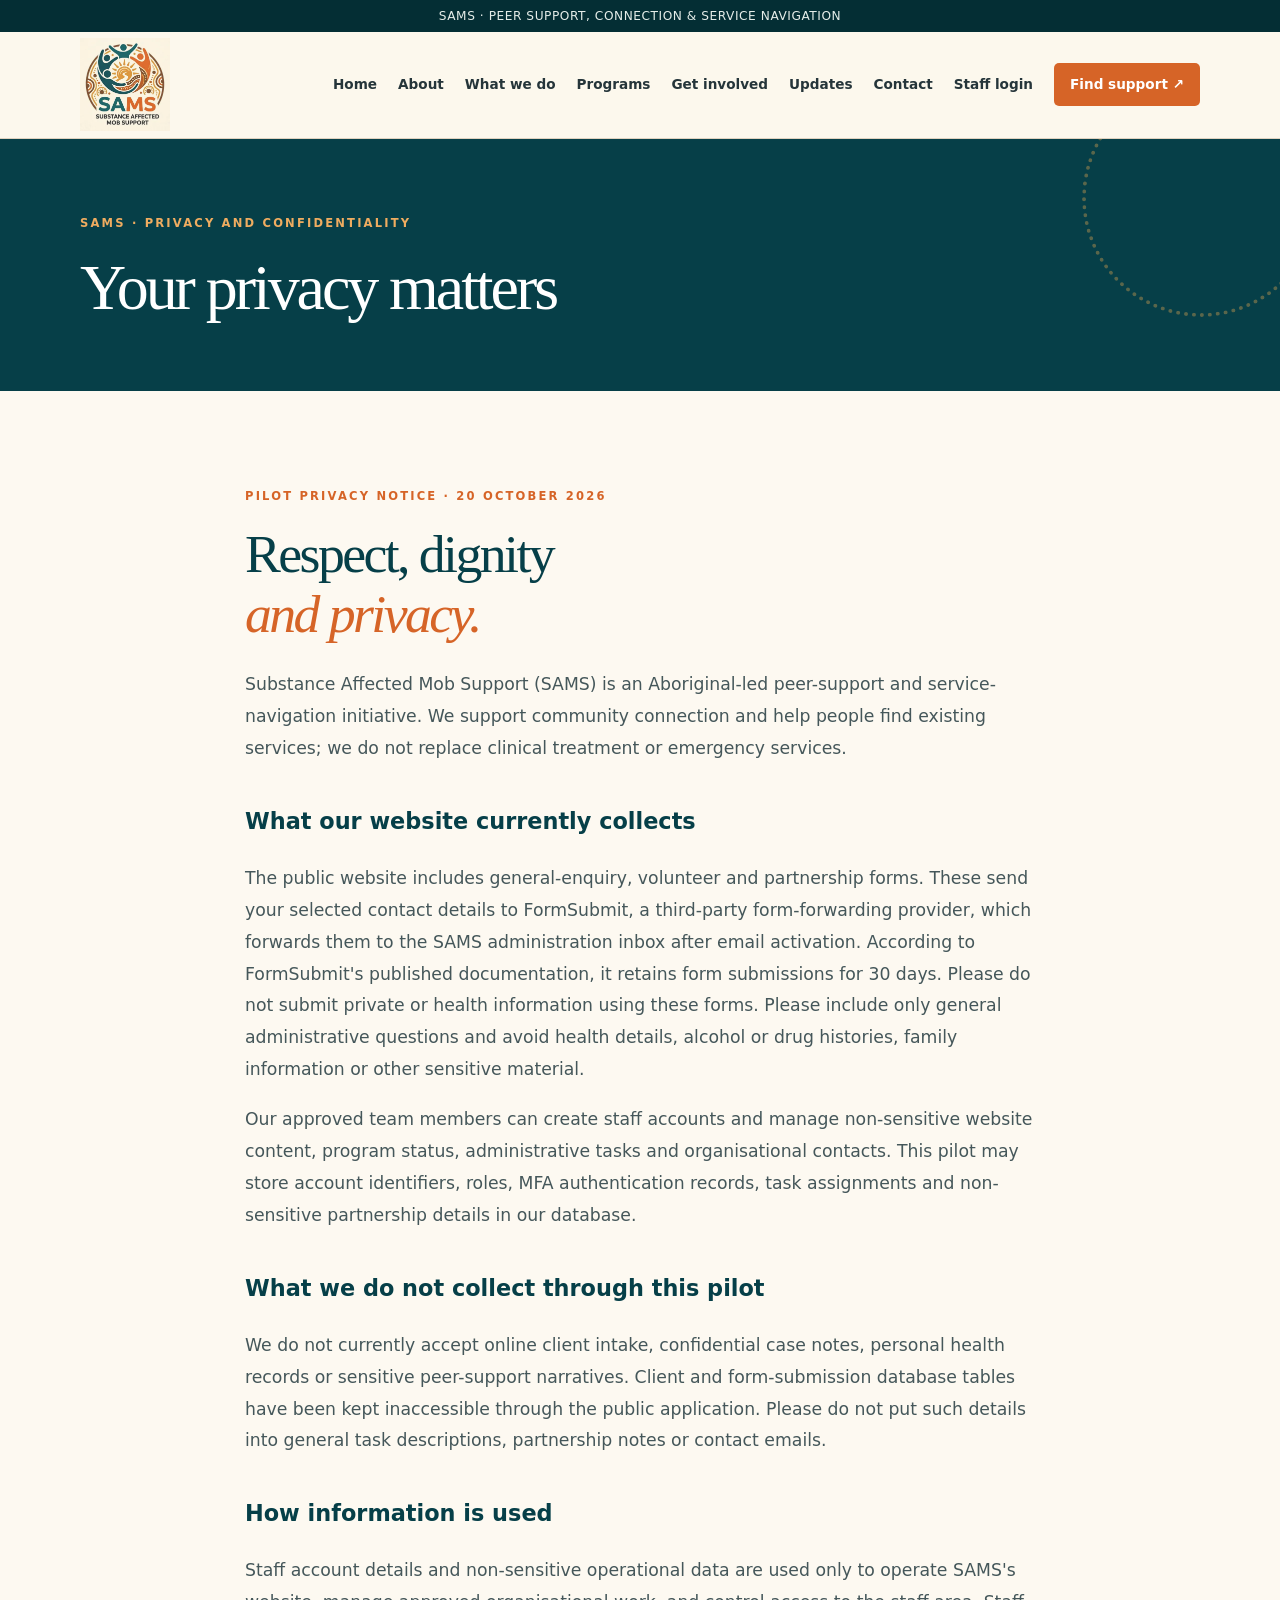
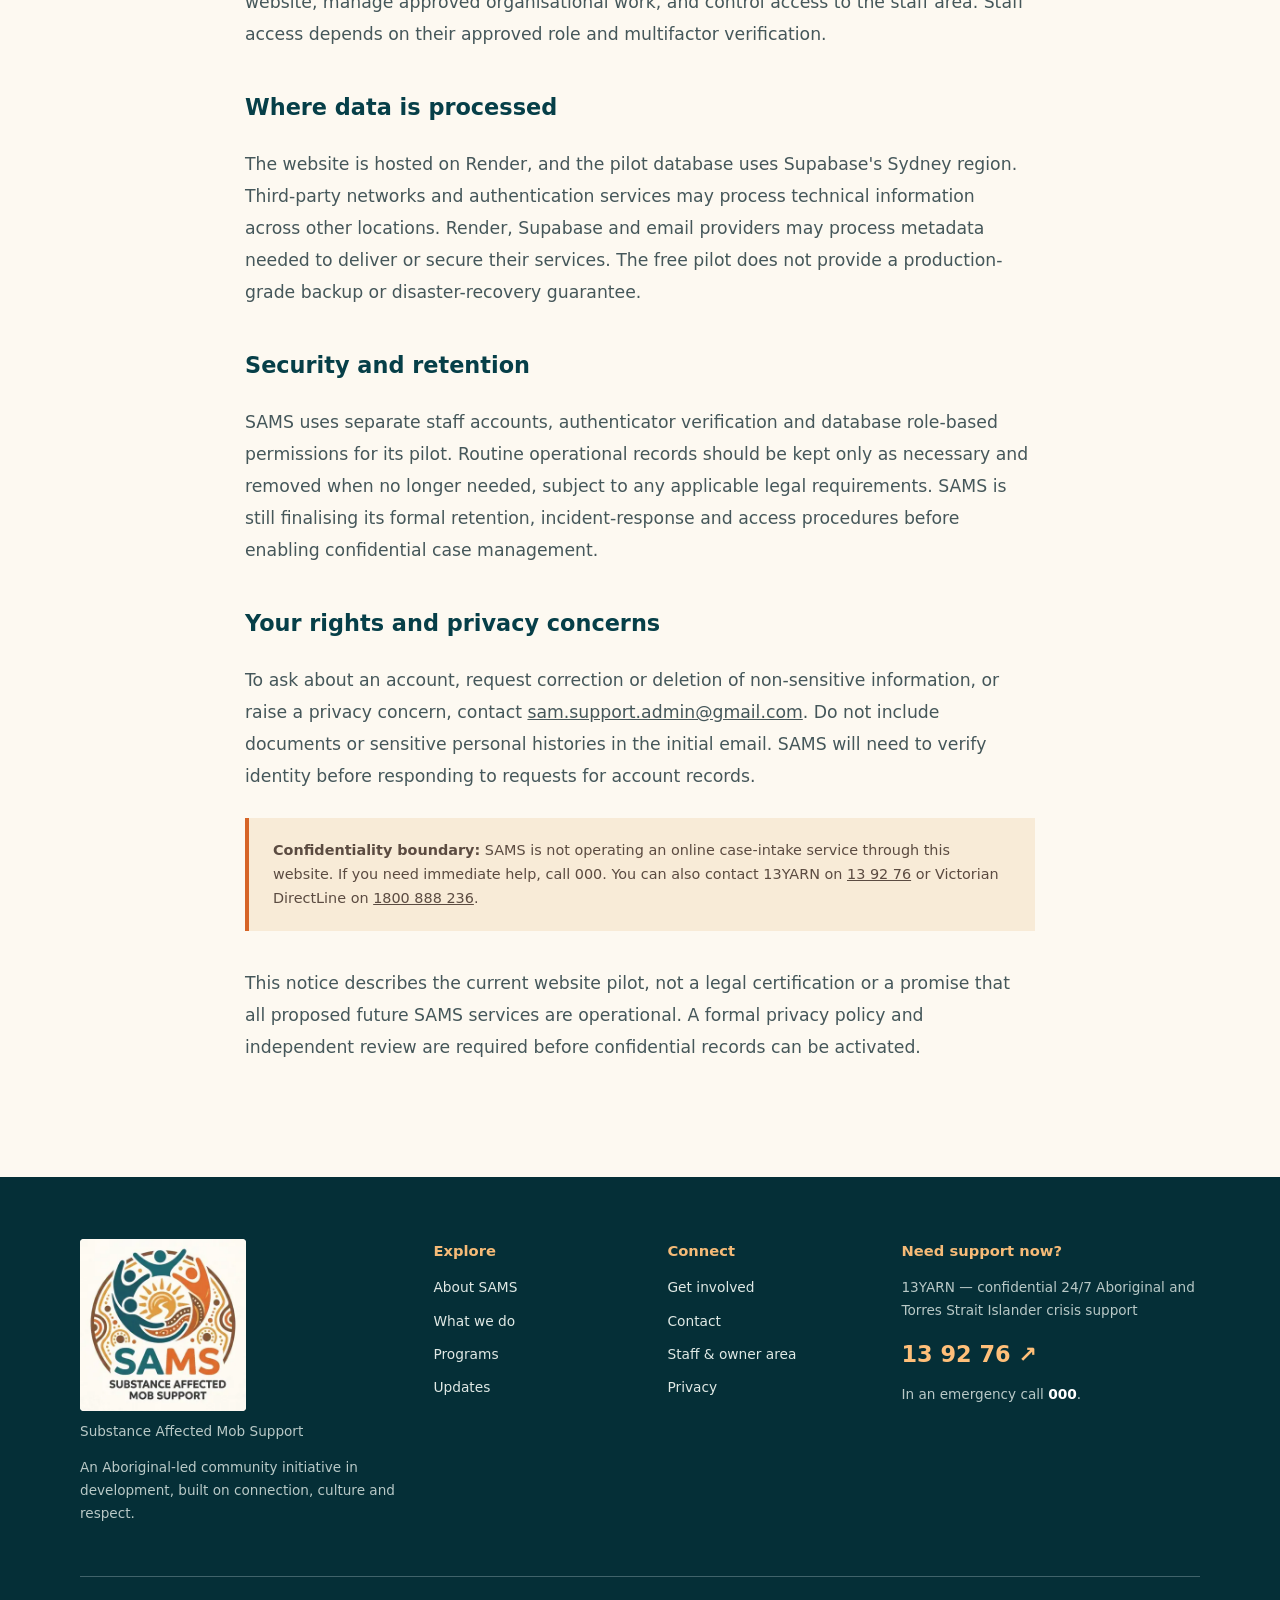
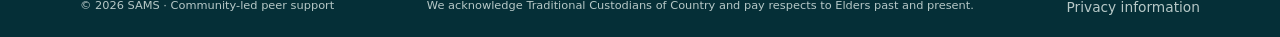
<file: privacy.html>
<!doctype html><html lang="en-AU"><head><meta charset="utf-8"><meta name="viewport" content="width=device-width,initial-scale=1"><meta name="theme-color" content="#063f48"><meta name="robots" content="noindex,nofollow"><meta name="description" content="SAMS — Substance Affected Mob Support, an Aboriginal-led community initiative in development."><title>Privacy | SAMS</title><link rel="stylesheet" href="static/site.css"><script src="static/site.js" defer></script><script type="module" src="static/live-content.js"></script></head><body><a class="skip" href="#main">Skip to content</a><div class="topbar">SAMS · PEER SUPPORT, CONNECTION & SERVICE NAVIGATION</div><header class="header"><div class="container head-inner"><a class="brand" href="index.html" aria-label="SAMS homepage"><img class="official-logo" src="static/sams-logo.webp" alt="SAMS logo" width="150" height="155"></a><button class="menu-toggle" type="button" aria-controls="nav" aria-expanded="false">☰ Menu</button><nav id="nav" class="nav" aria-label="Main navigation"><a  href="index.html">Home</a><a  href="about.html">About</a><a  href="what-we-do.html">What we do</a><a  href="programs.html">Programs</a><a  href="get-involved.html">Get involved</a><a  href="updates.html">Updates</a><a  href="contact.html">Contact</a><a class="nav-staff" href="portal.html">Staff login</a><a class="nav-cta"  href="get-support.html">Find support ↗</a></nav></div></header><main id="main"><section class="inner-hero"><div class="container"><span class="eyebrow light">SAMS · Privacy and confidentiality</span><h1>Your privacy matters</h1></div></section>
<section class="section paper"><div class="container prose">
<span class="eyebrow">PILOT PRIVACY NOTICE · 20 OCTOBER 2026</span>
<h2>Respect, dignity<br><em>and privacy.</em></h2>
<p>Substance Affected Mob Support (SAMS) is an Aboriginal-led peer-support and service-navigation initiative. We support community connection and help people find existing services; we do not replace clinical treatment or emergency services.</p>
<h3>What our website currently collects</h3>
<p>The public website includes general-enquiry, volunteer and partnership forms. These send your selected contact details to FormSubmit, a third-party form-forwarding provider, which forwards them to the SAMS administration inbox after email activation. According to FormSubmit's published documentation, it retains form submissions for 30 days. Please do not submit private or health information using these forms. Please include only general administrative questions and avoid health details, alcohol or drug histories, family information or other sensitive material.</p>
<p>Our approved team members can create staff accounts and manage non-sensitive website content, program status, administrative tasks and organisational contacts. This pilot may store account identifiers, roles, MFA authentication records, task assignments and non-sensitive partnership details in our database.</p>
<h3>What we do not collect through this pilot</h3>
<p>We do not currently accept online client intake, confidential case notes, personal health records or sensitive peer-support narratives. Client and form-submission database tables have been kept inaccessible through the public application. Please do not put such details into general task descriptions, partnership notes or contact emails.</p>
<h3>How information is used</h3>
<p>Staff account details and non-sensitive operational data are used only to operate SAMS's website, manage approved organisational work, and control access to the staff area. Staff access depends on their approved role and multifactor verification.</p>
<h3>Where data is processed</h3>
<p>The website is hosted on Render, and the pilot database uses Supabase's Sydney region. Third-party networks and authentication services may process technical information across other locations. Render, Supabase and email providers may process metadata needed to deliver or secure their services. The free pilot does not provide a production-grade backup or disaster-recovery guarantee.</p>
<h3>Security and retention</h3>
<p>SAMS uses separate staff accounts, authenticator verification and database role-based permissions for its pilot. Routine operational records should be kept only as necessary and removed when no longer needed, subject to any applicable legal requirements. SAMS is still finalising its formal retention, incident-response and access procedures before enabling confidential case management.</p>
<h3>Your rights and privacy concerns</h3>
<p>To ask about an account, request correction or deletion of non-sensitive information, or raise a privacy concern, contact <a href="mailto:sam.support.admin@gmail.com?subject=SAMS%20privacy%20request">sam.support.admin@gmail.com</a>. Do not include documents or sensitive personal histories in the initial email. SAMS will need to verify identity before responding to requests for account records.</p>
<div class="notice spaced"><strong>Confidentiality boundary:</strong> SAMS is not operating an online case-intake service through this website. If you need immediate help, call 000. You can also contact 13YARN on <a href="tel:139276">13 92 76</a> or Victorian DirectLine on <a href="tel:1800888236">1800 888 236</a>.</div>
<p class="muted spaced">This notice describes the current website pilot, not a legal certification or a promise that all proposed future SAMS services are operational. A formal privacy policy and independent review are required before confidential records can be activated.</p>
</div></section></main><footer class="foot"><div class="container foot-grid"><div><img class="footer-official-logo" src="static/sams-logo.webp" alt="SAMS logo" width="190" height="196"><p>Substance Affected Mob Support</p><p>An Aboriginal-led community initiative in development, built on connection, culture and respect.</p></div><div><h3>Explore</h3><a href="about.html">About SAMS</a><a href="what-we-do.html">What we do</a><a href="programs.html">Programs</a><a href="updates.html">Updates</a></div><div><h3>Connect</h3><a href="get-involved.html">Get involved</a><a href="contact.html">Contact</a><a href="staff-preview.html">Staff & owner area</a><a href="privacy.html">Privacy</a></div><div><h3>Need support now?</h3><p>13YARN — confidential 24/7 Aboriginal and Torres Strait Islander crisis support</p><a href="tel:139276" style="font-size:1.4rem;color:#ffbf79;font-weight:900">13 92 76 ↗</a><p>In an emergency call <a href="tel:000" style="display:inline;color:white;font-weight:800">000</a>.</p></div></div><div class="container foot-bottom"><span>© 2026 SAMS · Community-led peer support</span><span>We acknowledge Traditional Custodians of Country and pay respects to Elders past and present.</span><a href="privacy.html">Privacy information</a></div></footer></body></html>
</file>
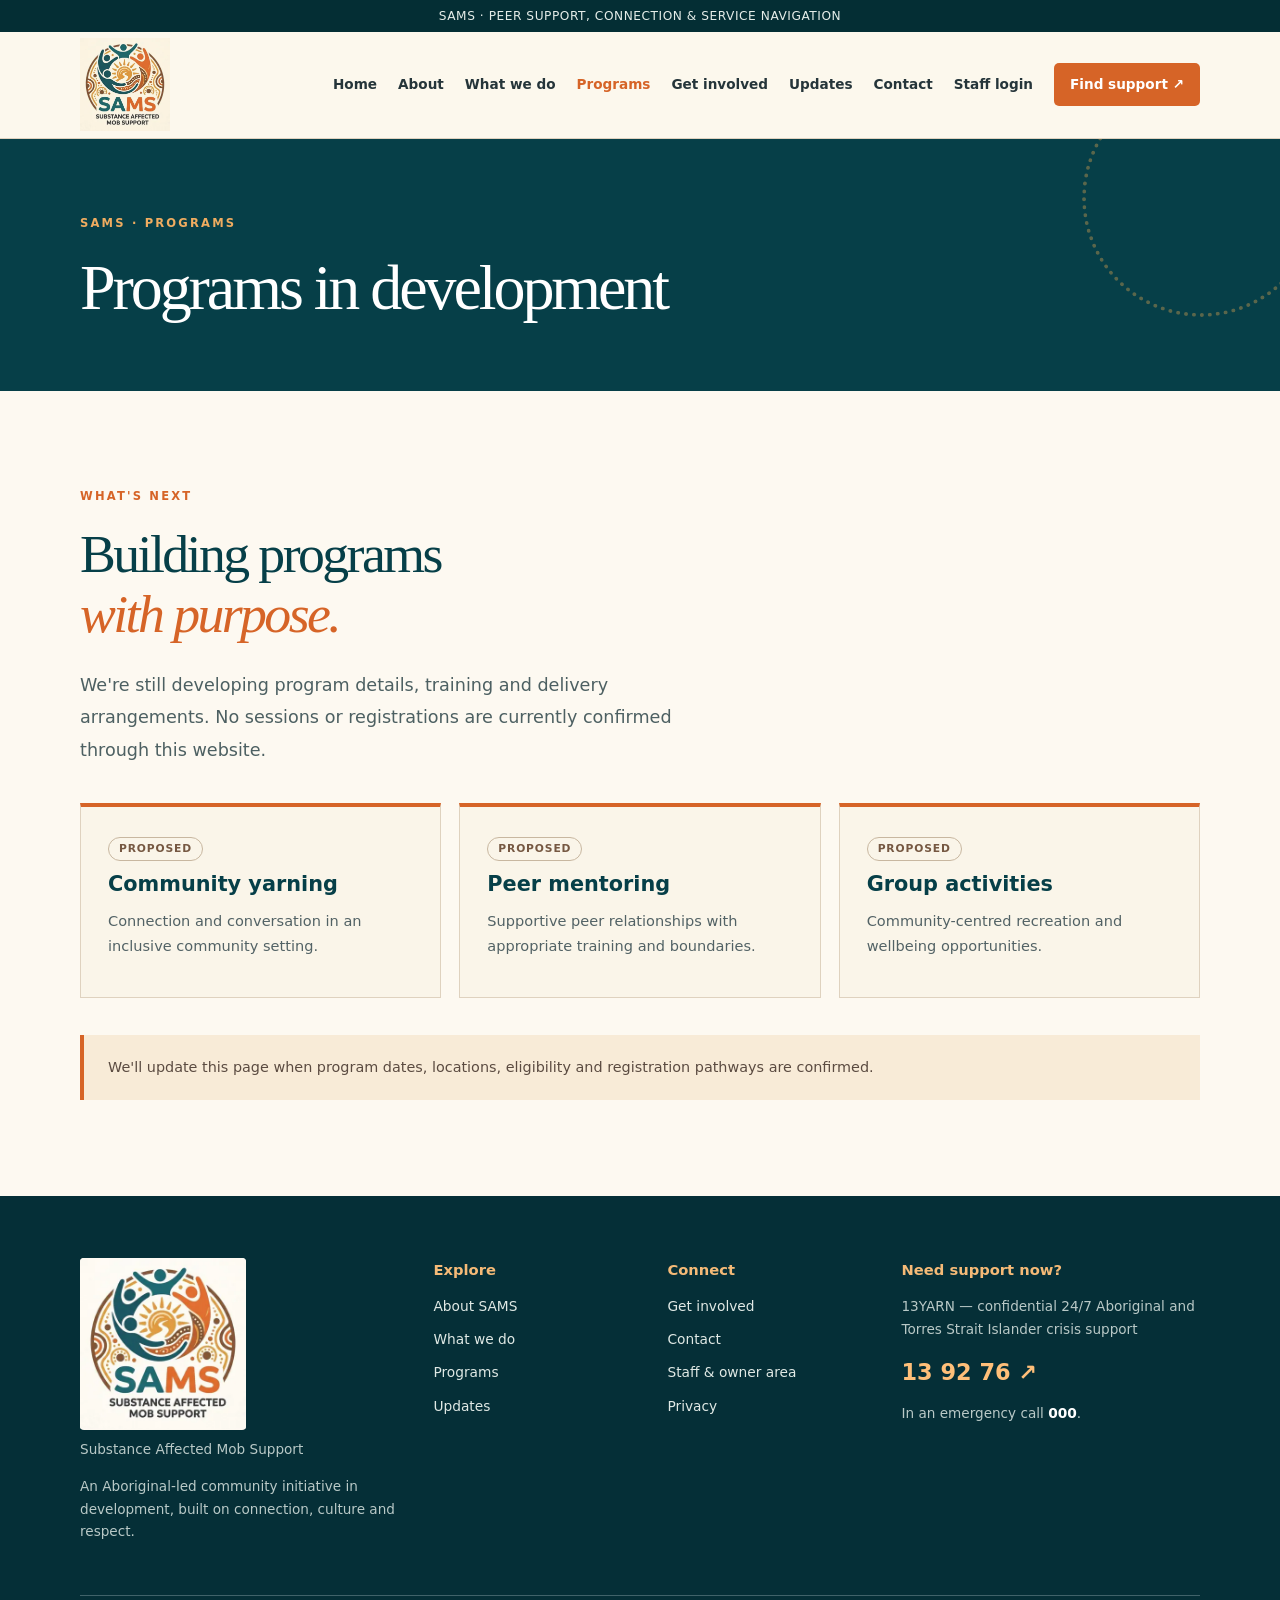
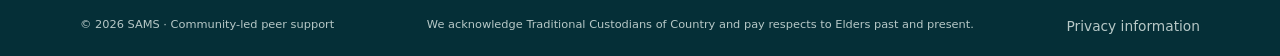
<file: programs.html>
<!doctype html><html lang="en-AU"><head><meta charset="utf-8"><meta name="viewport" content="width=device-width,initial-scale=1"><meta name="theme-color" content="#063f48"><meta name="robots" content="noindex,nofollow"><meta name="description" content="SAMS — Substance Affected Mob Support, an Aboriginal-led community initiative in development."><title>Programs | SAMS</title><link rel="stylesheet" href="static/site.css"><script src="static/site.js" defer></script><script type="module" src="static/live-content.js"></script></head><body><a class="skip" href="#main">Skip to content</a><div class="topbar">SAMS · PEER SUPPORT, CONNECTION & SERVICE NAVIGATION</div><header class="header"><div class="container head-inner"><a class="brand" href="index.html" aria-label="SAMS homepage"><img class="official-logo" src="static/sams-logo.webp" alt="SAMS logo" width="150" height="155"></a><button class="menu-toggle" type="button" aria-controls="nav" aria-expanded="false">☰ Menu</button><nav id="nav" class="nav" aria-label="Main navigation"><a  href="index.html">Home</a><a  href="about.html">About</a><a  href="what-we-do.html">What we do</a><a aria-current="page" href="programs.html">Programs</a><a  href="get-involved.html">Get involved</a><a  href="updates.html">Updates</a><a  href="contact.html">Contact</a><a class="nav-staff" href="portal.html">Staff login</a><a class="nav-cta"  href="get-support.html">Find support ↗</a></nav></div></header><main id="main"><section class="inner-hero"><div class="container"><span class="eyebrow light">SAMS · Programs</span><h1>Programs in development</h1></div></section><section class="section paper"><div class="container"><span class="eyebrow">WHAT'S NEXT</span><h2>Building programs<br><em>with purpose.</em></h2><p class="body-large narrow">We're still developing program details, training and delivery arrangements. No sessions or registrations are currently confirmed through this website.</p><div class="card-grid three spaced"><article class="service"><span class="pill">Proposed</span><h3>Community yarning</h3><p>Connection and conversation in an inclusive community setting.</p></article><article class="service"><span class="pill">Proposed</span><h3>Peer mentoring</h3><p>Supportive peer relationships with appropriate training and boundaries.</p></article><article class="service"><span class="pill">Proposed</span><h3>Group activities</h3><p>Community-centred recreation and wellbeing opportunities.</p></article></div><div class="notice spaced">We'll update this page when program dates, locations, eligibility and registration pathways are confirmed.</div></div></section></main><footer class="foot"><div class="container foot-grid"><div><img class="footer-official-logo" src="static/sams-logo.webp" alt="SAMS logo" width="190" height="196"><p>Substance Affected Mob Support</p><p>An Aboriginal-led community initiative in development, built on connection, culture and respect.</p></div><div><h3>Explore</h3><a href="about.html">About SAMS</a><a href="what-we-do.html">What we do</a><a href="programs.html">Programs</a><a href="updates.html">Updates</a></div><div><h3>Connect</h3><a href="get-involved.html">Get involved</a><a href="contact.html">Contact</a><a href="staff-preview.html">Staff & owner area</a><a href="privacy.html">Privacy</a></div><div><h3>Need support now?</h3><p>13YARN — confidential 24/7 Aboriginal and Torres Strait Islander crisis support</p><a href="tel:139276" style="font-size:1.4rem;color:#ffbf79;font-weight:900">13 92 76 ↗</a><p>In an emergency call <a href="tel:000" style="display:inline;color:white;font-weight:800">000</a>.</p></div></div><div class="container foot-bottom"><span>© 2026 SAMS · Community-led peer support</span><span>We acknowledge Traditional Custodians of Country and pay respects to Elders past and present.</span><a href="privacy.html">Privacy information</a></div></footer></body></html>
</file>
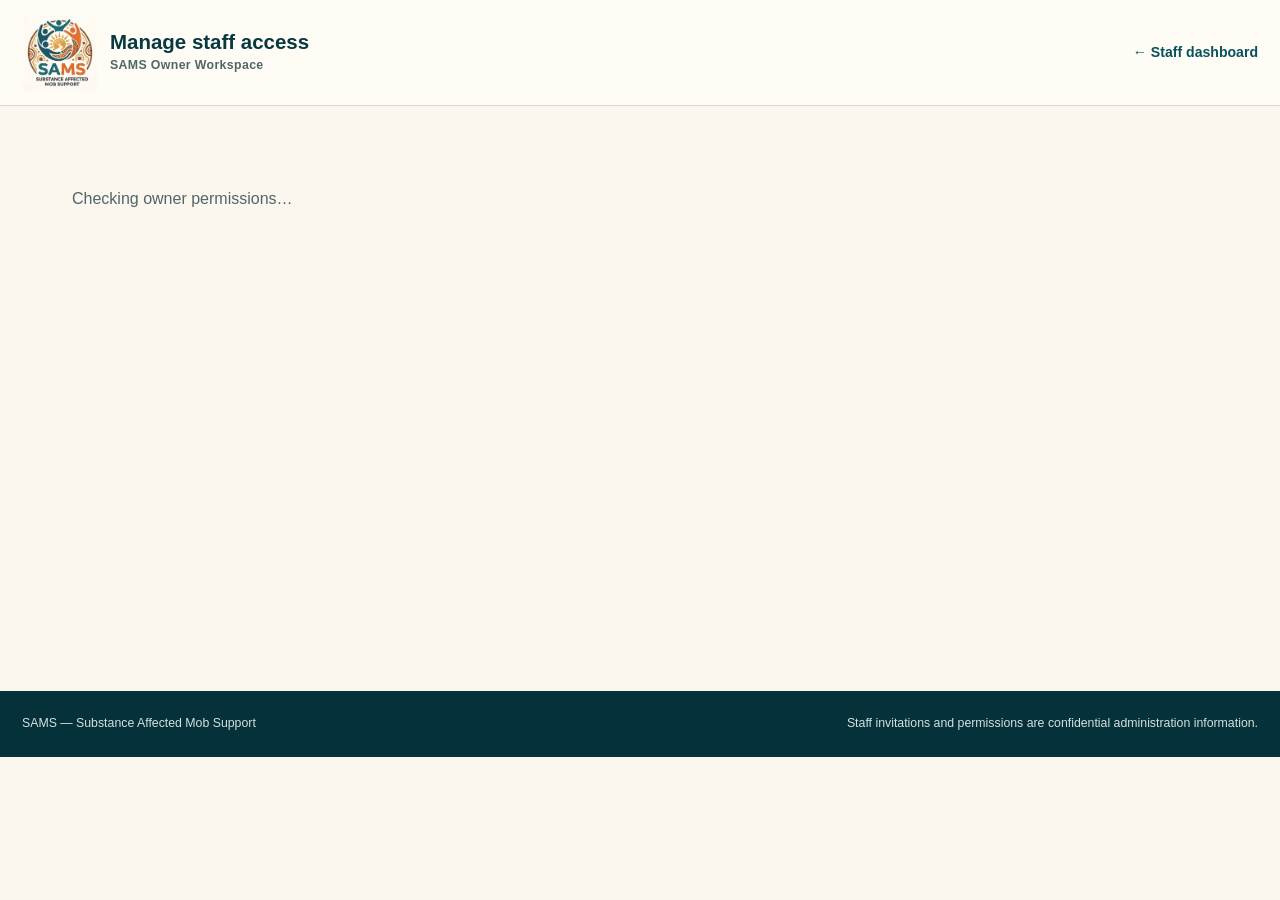
<file: staff-management.html>
<!doctype html><html lang="en-AU"><head><meta charset="utf-8"><meta name="viewport" content="width=device-width, initial-scale=1"><meta name="robots" content="noindex,nofollow"><meta name="theme-color" content="#063f48"><meta http-equiv="Content-Security-Policy" content="default-src 'self'; script-src 'self' https://esm.sh; style-src 'self'; connect-src 'self' https://evnhavenxnxodymshwwp.supabase.co; img-src 'self' data:; object-src 'none'; base-uri 'self'; form-action 'self'; upgrade-insecure-requests"><title>Manage SAMS Staff | Owner workspace</title><link rel="stylesheet" href="static/portal.css"><link rel="stylesheet" href="static/staff-management.css"><script type="module" src="static/staff-management.js"></script></head>
<body><a class="skip-link" href="#staff-app">Skip to staff management</a><header class="masthead"><a class="brand" href="portal.html"><img src="static/sams-logo.webp" alt="SAMS logo" width="82" height="82"><span><strong>Manage staff access</strong><small>SAMS Owner Workspace</small></span></a><a class="backlink" href="portal.html">← Staff dashboard</a></header>
<main id="staff-app" class="app-shell"><div class="loading">Checking owner permissions…</div></main>
<footer class="workspace-footer"><span>SAMS — Substance Affected Mob Support</span><span>Staff invitations and permissions are confidential administration information.</span></footer></body></html>
</file>
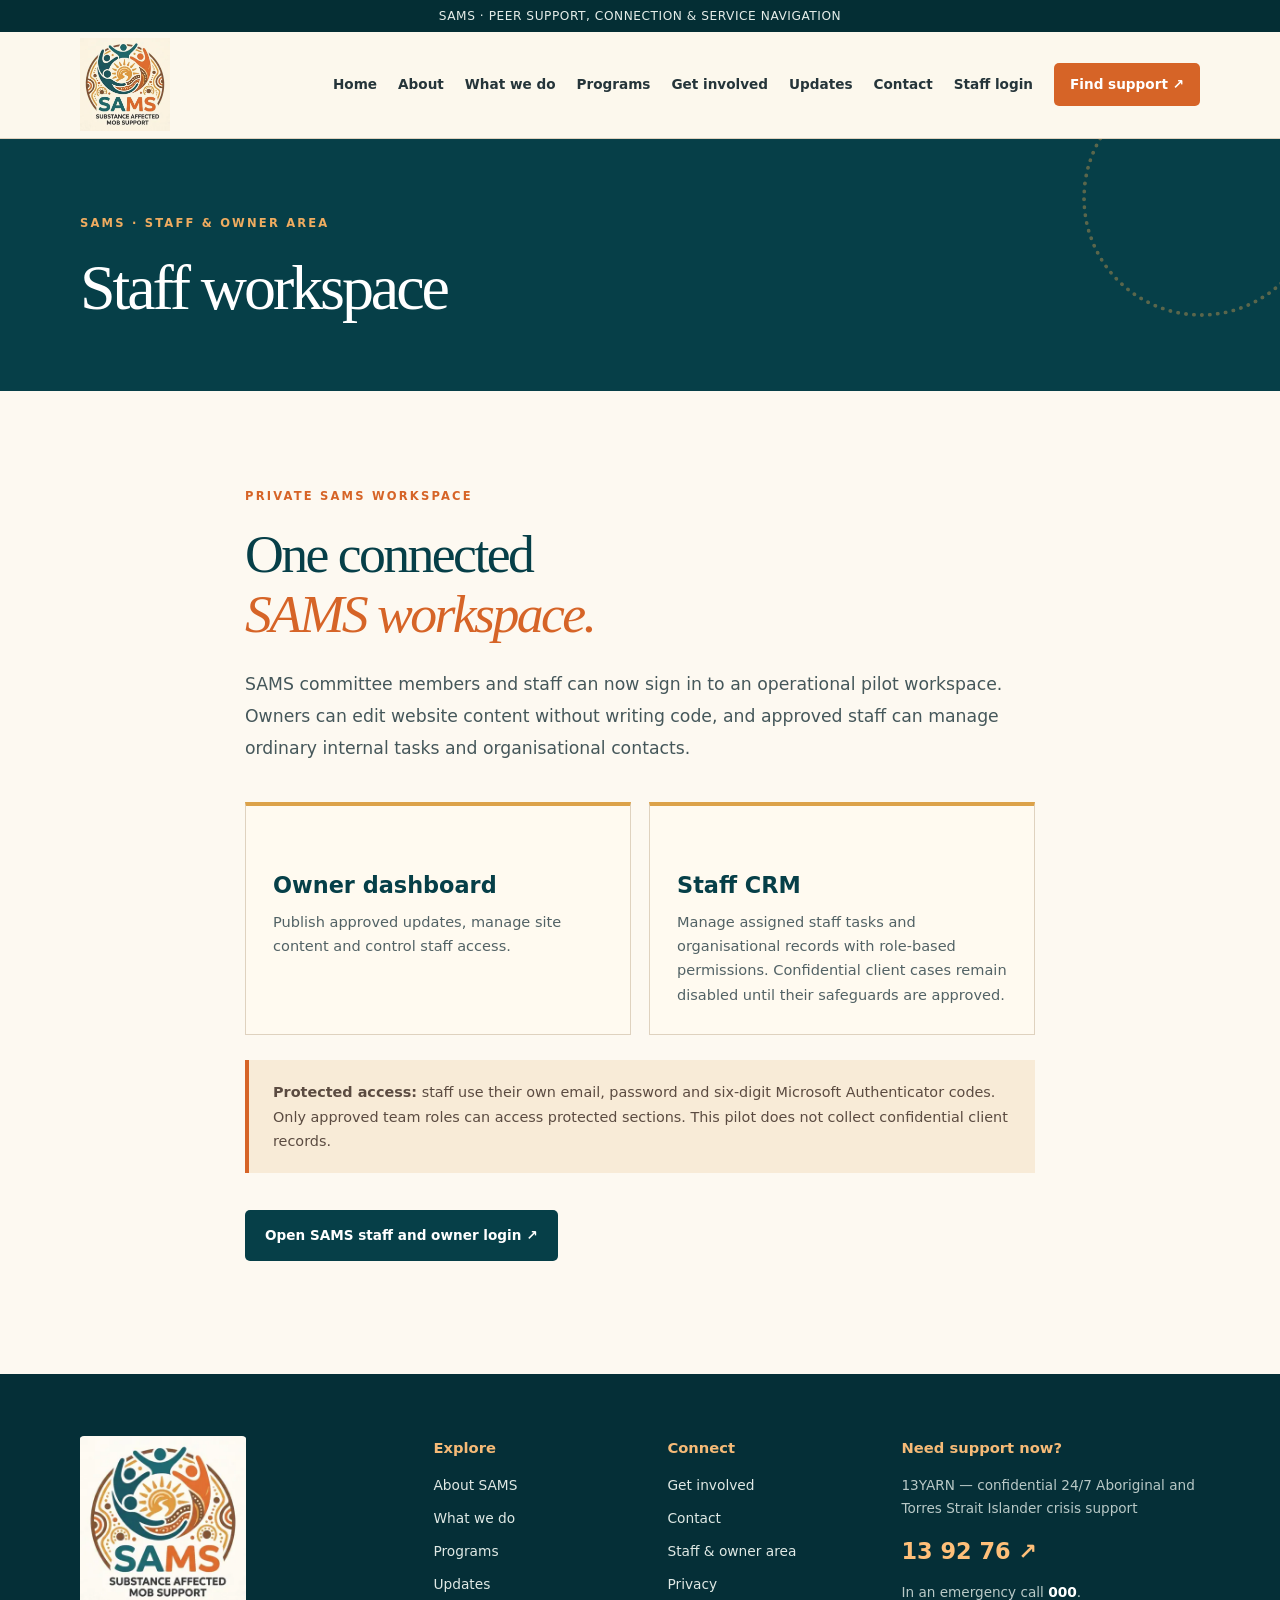
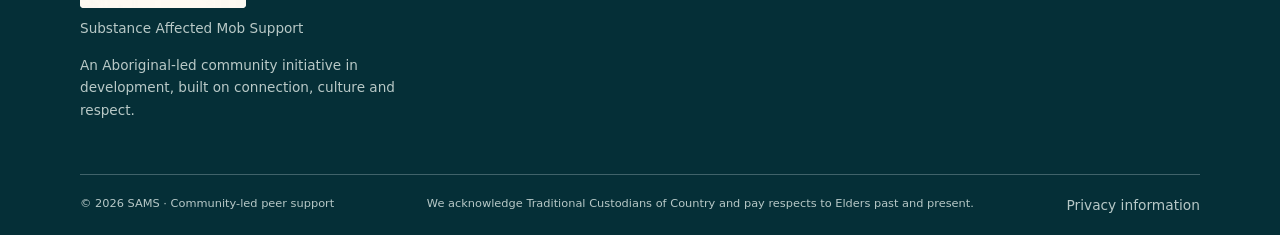
<file: staff-preview.html>
<!doctype html><html lang="en-AU"><head><meta charset="utf-8"><meta name="viewport" content="width=device-width,initial-scale=1"><meta name="theme-color" content="#063f48"><meta name="robots" content="noindex,nofollow"><meta name="description" content="SAMS — Substance Affected Mob Support, an Aboriginal-led community initiative in development."><title>Staff &amp; owner area | SAMS</title><link rel="stylesheet" href="static/site.css"><script src="static/site.js" defer></script></head><body><a class="skip" href="#main">Skip to content</a><div class="topbar">SAMS · PEER SUPPORT, CONNECTION & SERVICE NAVIGATION</div><header class="header"><div class="container head-inner"><a class="brand" href="index.html" aria-label="SAMS homepage"><img class="official-logo" src="static/sams-logo.webp" alt="SAMS logo" width="150" height="155"></a><button class="menu-toggle" type="button" aria-controls="nav" aria-expanded="false">☰ Menu</button><nav id="nav" class="nav" aria-label="Main navigation"><a  href="index.html">Home</a><a  href="about.html">About</a><a  href="what-we-do.html">What we do</a><a  href="programs.html">Programs</a><a  href="get-involved.html">Get involved</a><a  href="updates.html">Updates</a><a  href="contact.html">Contact</a><a class="nav-staff" href="portal.html">Staff login</a><a class="nav-cta"  href="get-support.html">Find support ↗</a></nav></div></header><main id="main"><section class="inner-hero"><div class="container"><span class="eyebrow light">SAMS · Staff &amp; owner area</span><h1>Staff workspace</h1></div></section><section class="section paper"><div class="container prose"><span class="eyebrow">PRIVATE SAMS WORKSPACE</span><h2>One connected<br><em>SAMS workspace.</em></h2><p>SAMS committee members and staff can now sign in to an operational pilot workspace. Owners can edit website content without writing code, and approved staff can manage ordinary internal tasks and organisational contacts.</p><div class="card-grid two spaced"><article class="feature"><h3>Owner dashboard</h3><p>Publish approved updates, manage site content and control staff access.</p></article><article class="feature"><h3>Staff CRM</h3><p>Manage assigned staff tasks and organisational records with role-based permissions. Confidential client cases remain disabled until their safeguards are approved.</p></article></div><div class="notice spaced"><strong>Protected access:</strong> staff use their own email, password and six-digit Microsoft Authenticator codes. Only approved team roles can access protected sections. This pilot does not collect confidential client records.</div><p class="spaced"><a class="button dark" href="portal.html">Open SAMS staff and owner login ↗</a></p></div></section></main><footer class="foot"><div class="container foot-grid"><div><img class="footer-official-logo" src="static/sams-logo.webp" alt="SAMS logo" width="190" height="196"><p>Substance Affected Mob Support</p><p>An Aboriginal-led community initiative in development, built on connection, culture and respect.</p></div><div><h3>Explore</h3><a href="about.html">About SAMS</a><a href="what-we-do.html">What we do</a><a href="programs.html">Programs</a><a href="updates.html">Updates</a></div><div><h3>Connect</h3><a href="get-involved.html">Get involved</a><a href="contact.html">Contact</a><a href="staff-preview.html">Staff & owner area</a><a href="privacy.html">Privacy</a></div><div><h3>Need support now?</h3><p>13YARN — confidential 24/7 Aboriginal and Torres Strait Islander crisis support</p><a href="tel:139276" style="font-size:1.4rem;color:#ffbf79;font-weight:900">13 92 76 ↗</a><p>In an emergency call <a href="tel:000" style="display:inline;color:white;font-weight:800">000</a>.</p></div></div><div class="container foot-bottom"><span>© 2026 SAMS · Community-led peer support</span><span>We acknowledge Traditional Custodians of Country and pay respects to Elders past and present.</span><a href="privacy.html">Privacy information</a></div></footer></body></html>
</file>
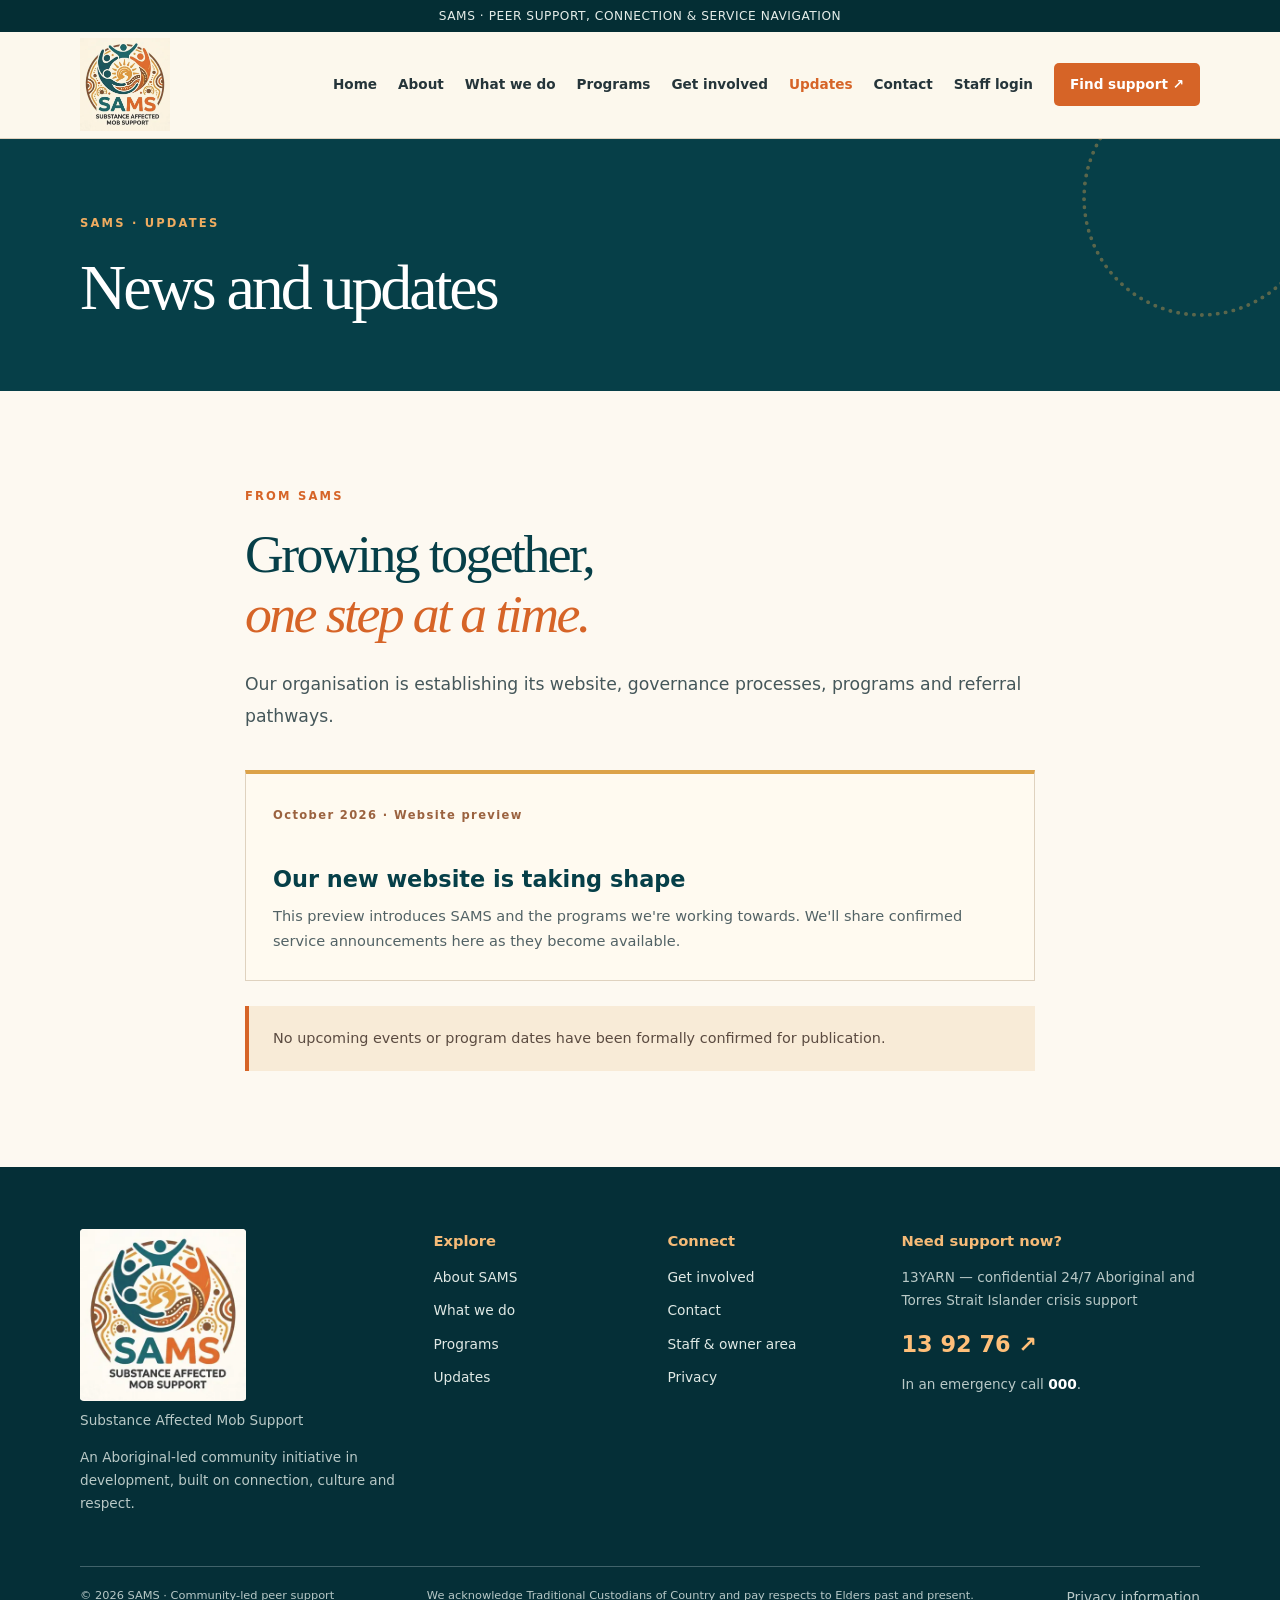
<file: updates.html>
<!doctype html><html lang="en-AU"><head><meta charset="utf-8"><meta name="viewport" content="width=device-width,initial-scale=1"><meta name="theme-color" content="#063f48"><meta name="robots" content="noindex,nofollow"><meta name="description" content="SAMS — Substance Affected Mob Support, an Aboriginal-led community initiative in development."><title>Updates | SAMS</title><link rel="stylesheet" href="static/site.css"><script src="static/site.js" defer></script><script type="module" src="static/live-content.js"></script></head><body><a class="skip" href="#main">Skip to content</a><div class="topbar">SAMS · PEER SUPPORT, CONNECTION & SERVICE NAVIGATION</div><header class="header"><div class="container head-inner"><a class="brand" href="index.html" aria-label="SAMS homepage"><img class="official-logo" src="static/sams-logo.webp" alt="SAMS logo" width="150" height="155"></a><button class="menu-toggle" type="button" aria-controls="nav" aria-expanded="false">☰ Menu</button><nav id="nav" class="nav" aria-label="Main navigation"><a  href="index.html">Home</a><a  href="about.html">About</a><a  href="what-we-do.html">What we do</a><a  href="programs.html">Programs</a><a  href="get-involved.html">Get involved</a><a aria-current="page" href="updates.html">Updates</a><a  href="contact.html">Contact</a><a class="nav-staff" href="portal.html">Staff login</a><a class="nav-cta"  href="get-support.html">Find support ↗</a></nav></div></header><main id="main"><section class="inner-hero"><div class="container"><span class="eyebrow light">SAMS · Updates</span><h1>News and updates</h1></div></section><section class="section paper"><div class="container prose"><span class="eyebrow">FROM SAMS</span><h2>Growing together,<br><em>one step at a time.</em></h2><p>Our organisation is establishing its website, governance processes, programs and referral pathways.</p><div class="feature spaced"><span class="number">October 2026 · Website preview</span><h3>Our new website is taking shape</h3><p>This preview introduces SAMS and the programs we're working towards. We'll share confirmed service announcements here as they become available.</p></div><div class="notice spaced">No upcoming events or program dates have been formally confirmed for publication.</div></div></section></main><footer class="foot"><div class="container foot-grid"><div><img class="footer-official-logo" src="static/sams-logo.webp" alt="SAMS logo" width="190" height="196"><p>Substance Affected Mob Support</p><p>An Aboriginal-led community initiative in development, built on connection, culture and respect.</p></div><div><h3>Explore</h3><a href="about.html">About SAMS</a><a href="what-we-do.html">What we do</a><a href="programs.html">Programs</a><a href="updates.html">Updates</a></div><div><h3>Connect</h3><a href="get-involved.html">Get involved</a><a href="contact.html">Contact</a><a href="staff-preview.html">Staff & owner area</a><a href="privacy.html">Privacy</a></div><div><h3>Need support now?</h3><p>13YARN — confidential 24/7 Aboriginal and Torres Strait Islander crisis support</p><a href="tel:139276" style="font-size:1.4rem;color:#ffbf79;font-weight:900">13 92 76 ↗</a><p>In an emergency call <a href="tel:000" style="display:inline;color:white;font-weight:800">000</a>.</p></div></div><div class="container foot-bottom"><span>© 2026 SAMS · Community-led peer support</span><span>We acknowledge Traditional Custodians of Country and pay respects to Elders past and present.</span><a href="privacy.html">Privacy information</a></div></footer></body></html>
</file>
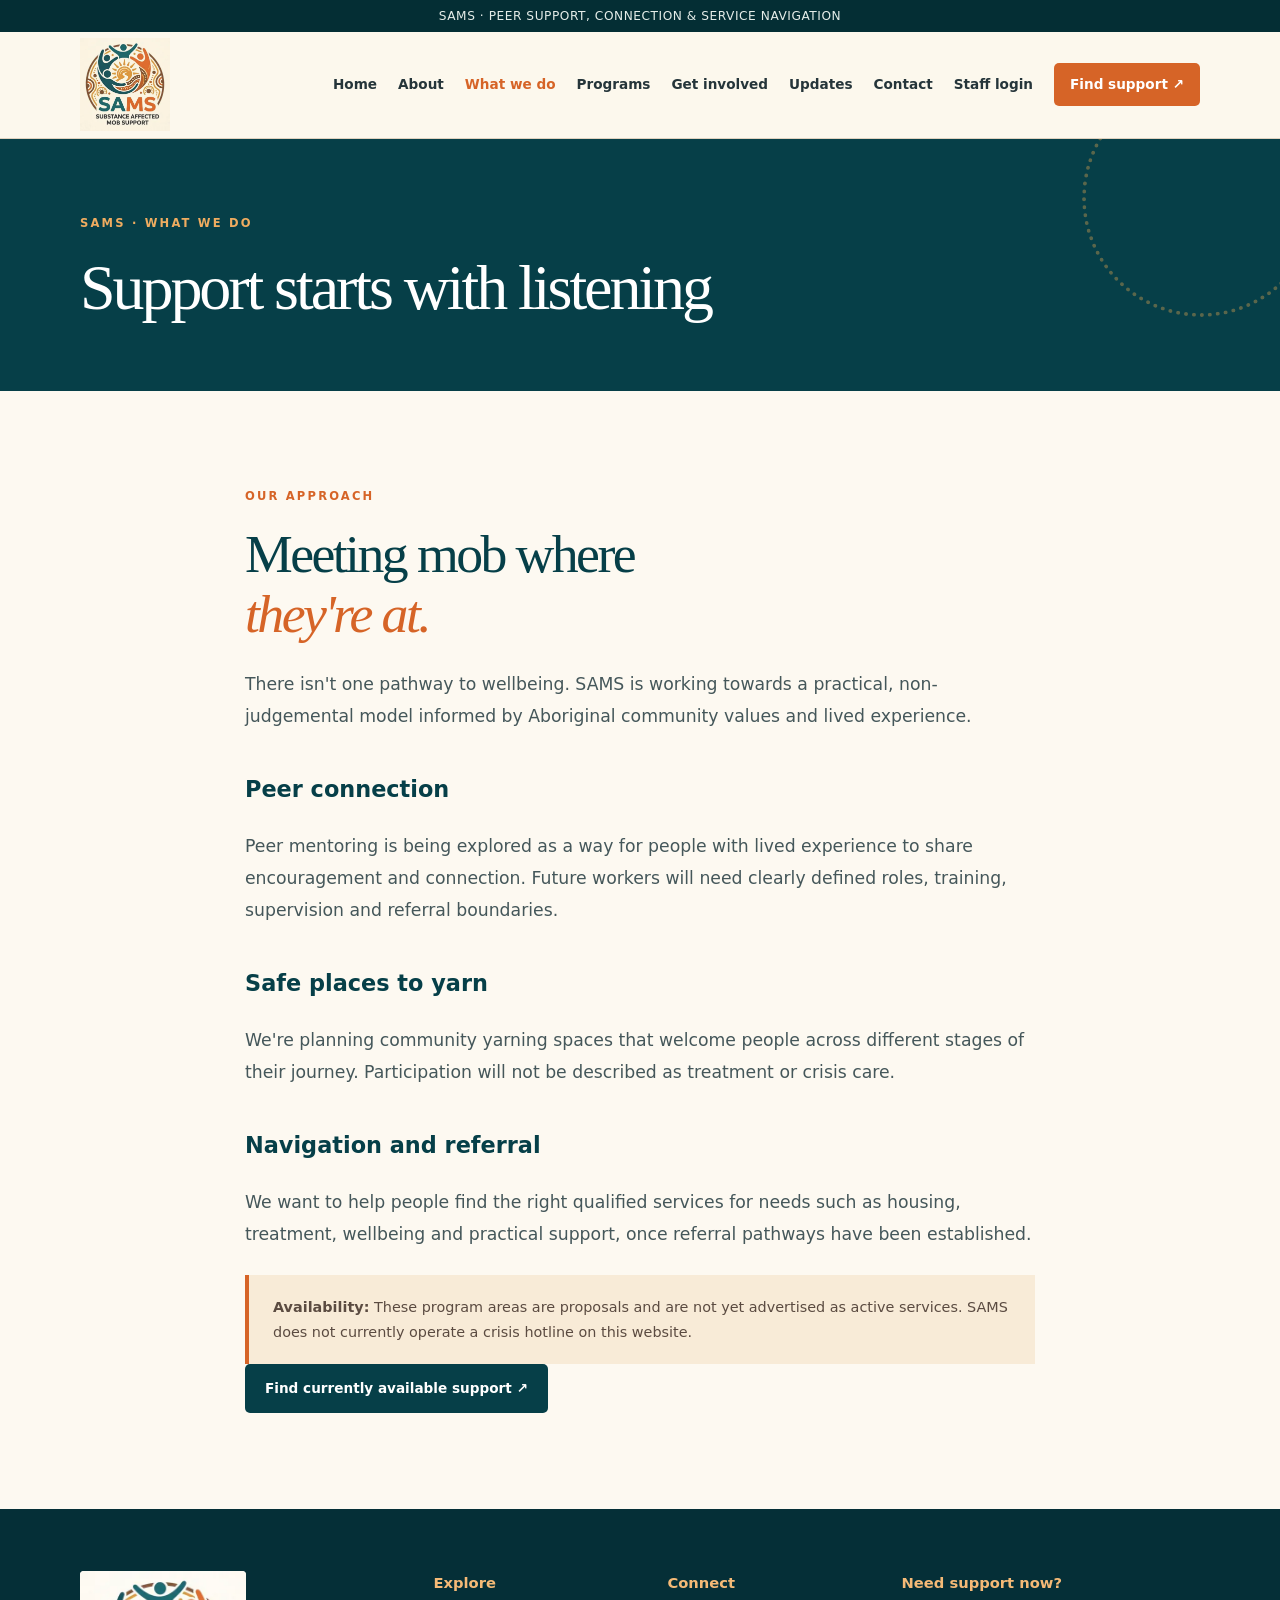
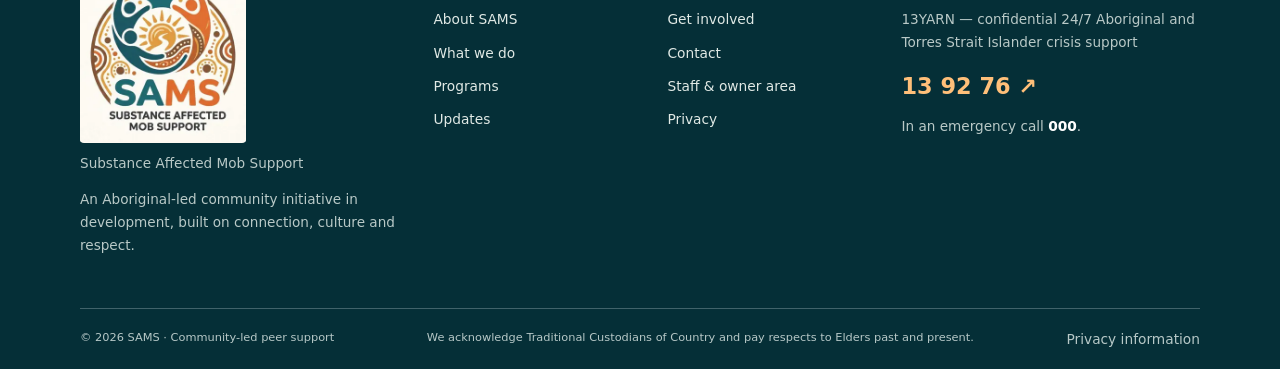
<file: what-we-do.html>
<!doctype html><html lang="en-AU"><head><meta charset="utf-8"><meta name="viewport" content="width=device-width,initial-scale=1"><meta name="theme-color" content="#063f48"><meta name="robots" content="noindex,nofollow"><meta name="description" content="SAMS — Substance Affected Mob Support, an Aboriginal-led community initiative in development."><title>What we do | SAMS</title><link rel="stylesheet" href="static/site.css"><script src="static/site.js" defer></script><script type="module" src="static/live-content.js"></script></head><body><a class="skip" href="#main">Skip to content</a><div class="topbar">SAMS · PEER SUPPORT, CONNECTION & SERVICE NAVIGATION</div><header class="header"><div class="container head-inner"><a class="brand" href="index.html" aria-label="SAMS homepage"><img class="official-logo" src="static/sams-logo.webp" alt="SAMS — Substance Affected Mob Support" width="150" height="155"></a><button class="menu-toggle" type="button" aria-controls="nav" aria-expanded="false">☰ Menu</button><nav id="nav" class="nav" aria-label="Main navigation"><a  href="index.html">Home</a><a  href="about.html">About</a><a aria-current="page" href="what-we-do.html">What we do</a><a  href="programs.html">Programs</a><a  href="get-involved.html">Get involved</a><a  href="updates.html">Updates</a><a  href="contact.html">Contact</a><a class="nav-staff" href="portal.html">Staff login</a><a class="nav-cta"  href="get-support.html">Find support ↗</a></nav></div></header><main id="main"><section class="inner-hero"><div class="container"><span class="eyebrow light">SAMS · What we do</span><h1>Support starts with listening</h1></div></section><section class="section paper"><div class="container prose"><span class="eyebrow">OUR APPROACH</span><h2>Meeting mob where<br><em>they're at.</em></h2><p>There isn't one pathway to wellbeing. SAMS is working towards a practical, non-judgemental model informed by Aboriginal community values and lived experience.</p><h3>Peer connection</h3><p>Peer mentoring is being explored as a way for people with lived experience to share encouragement and connection. Future workers will need clearly defined roles, training, supervision and referral boundaries.</p><h3>Safe places to yarn</h3><p>We're planning community yarning spaces that welcome people across different stages of their journey. Participation will not be described as treatment or crisis care.</p><h3>Navigation and referral</h3><p>We want to help people find the right qualified services for needs such as housing, treatment, wellbeing and practical support, once referral pathways have been established.</p><div class="notice"><strong>Availability:</strong> These program areas are proposals and are not yet advertised as active services. SAMS does not currently operate a crisis hotline on this website.</div><a class="button dark" href="get-support.html">Find currently available support ↗</a></div></section></main><footer class="foot"><div class="container foot-grid"><div><img class="footer-official-logo" src="static/sams-logo.webp" alt="SAMS logo" width="190" height="196"><p>Substance Affected Mob Support</p><p>An Aboriginal-led community initiative in development, built on connection, culture and respect.</p></div><div><h3>Explore</h3><a href="about.html">About SAMS</a><a href="what-we-do.html">What we do</a><a href="programs.html">Programs</a><a href="updates.html">Updates</a></div><div><h3>Connect</h3><a href="get-involved.html">Get involved</a><a href="contact.html">Contact</a><a href="staff-preview.html">Staff & owner area</a><a href="privacy.html">Privacy</a></div><div><h3>Need support now?</h3><p>13YARN — confidential 24/7 Aboriginal and Torres Strait Islander crisis support</p><a href="tel:139276" style="font-size:1.4rem;color:#ffbf79;font-weight:900">13 92 76 ↗</a><p>In an emergency call <a href="tel:000" style="display:inline;color:white;font-weight:800">000</a>.</p></div></div><div class="container foot-bottom"><span>© 2026 SAMS · Community-led peer support</span><span>We acknowledge Traditional Custodians of Country and pay respects to Elders past and present.</span><a href="privacy.html">Privacy information</a></div></footer></body></html>
</file>
<file: static/site.css>
:root{--deep:#063f48;--teal:#155e67;--orange:#d66427;--orange-light:#e88e45;--gold:#dca249;--cream:#faf5e9;--paper:#fdf9f1;--sand:#f2e7d6;--ink:#25353a;--muted:#637173;--border:#dfd2bf}*{box-sizing:border-box}html{scroll-behavior:smooth}body{margin:0;font:16px/1.68 system-ui,-apple-system,"Segoe UI",sans-serif;background:var(--cream);color:var(--ink)}a{color:inherit}a:focus-visible,button:focus-visible{outline:3px solid var(--gold);outline-offset:4px}.container{width:min(1120px,calc(100% - 44px));margin:auto}.skip{position:absolute;left:-9999px;top:1rem;padding:.7rem;background:white;z-index:50}.skip:focus{left:1rem}.topbar{background:#042e34;color:#e5ede9;text-align:center;font-size:.76rem;padding:.35rem 1rem;letter-spacing:.045em}.header{background:#fcf8ed;border-bottom:1px solid var(--border);position:sticky;top:0;z-index:20}.head-inner{min-height:82px;display:flex;align-items:center;justify-content:space-between;gap:24px}.brand{display:flex;align-items:center;gap:13px;text-decoration:none;min-width:0}.logo{width:52px;height:52px;background:var(--deep);border-radius:50%;display:grid;place-items:center;color:var(--gold);font-size:1.4rem;font-weight:900;letter-spacing:-3px;box-shadow:inset 0 0 0 3px #dca249}.logo b{color:#ed9a57}.brand-name{font-weight:900;font-size:1.45rem;letter-spacing:-.07em;color:var(--teal);line-height:.9}.brand-name .orange-letter{color:var(--orange)}.brand-sub{font-size:.57rem;letter-spacing:.1em;line-height:1.25;font-weight:800;color:var(--ink);margin-top:6px}.nav{display:flex;gap:21px;align-items:center}.nav a{text-decoration:none;font-weight:700;font-size:.85rem;white-space:nowrap}.nav a[aria-current=page]{color:var(--orange)}.nav a:hover,.text-link:hover{color:var(--orange)}.nav .nav-cta{padding:10px 16px;border-radius:5px;background:var(--orange);color:#fff}.menu-toggle{display:none;background:none;border:1px solid var(--border);border-radius:6px;padding:8px 11px;font-weight:700}.hero{background:var(--deep);color:#fff;overflow:hidden}.hero-wrap{min-height:570px;display:grid;grid-template-columns:1.08fr .92fr;align-items:stretch}.hero-wrap>div:first-child{padding:86px 56px 78px 0}.eyebrow{display:block;font-size:.72rem;font-weight:900;letter-spacing:.19em;color:var(--orange);text-transform:uppercase;margin-bottom:19px}.eyebrow.light{color:#efac60}h1,h2,h3,p{margin-top:0}h1,h2{font-family:Georgia,serif;font-weight:500;letter-spacing:-.048em;line-height:1.11}h1{font-size:clamp(3.3rem,5.3vw,5.5rem);margin:0 0 26px}h1 em,h2 em{font-style:italic;color:var(--orange)}.hero h1 em{color:#f3b45f}.lead{max-width:525px;font-size:1.1rem;color:#e1eae6}.buttons{display:flex;flex-wrap:wrap;gap:12px;margin:29px 0}.button{display:inline-flex;gap:24px;align-items:center;justify-content:space-between;padding:12px 19px;border-radius:5px;text-decoration:none;font-weight:800;font-size:.85rem;border:1px solid transparent;min-width:160px;cursor:pointer}.button.orange{background:var(--orange);color:white}.button.dark{background:var(--deep);color:white}.button.outline{border-color:#c7d6cd;color:white}.button:hover{filter:brightness(1.1)}button:disabled{opacity:.55;cursor:not-allowed}.status-note{font-size:.77rem;color:#b8d0cb;max-width:440px}.hero-art{position:relative;overflow:hidden;min-height:480px;background:linear-gradient(160deg,#e5b975 4%,#f7d39b 39%,#bc663c 74%,#743e31 100%);isolation:isolate}.hero-art:after{content:"";position:absolute;inset:14px;border:2px dotted #f7f0d7;border-radius:8px;opacity:.52;z-index:8;pointer-events:none}.sun{width:290px;height:290px;border-radius:50%;background:#f8d897;position:absolute;right:7%;top:14%;box-shadow:0 0 0 14px #f6dcab65,0 0 0 38px #fbe0ac30}.hill{position:absolute;bottom:-20%;width:170%;height:74%;left:-20%;border-radius:50% 50% 0 0}.hill-one{background:#cb7845;transform:rotate(-10deg);bottom:-25%}.hill-two{background:#a45439;transform:rotate(15deg);left:8%;bottom:-45%}.hill-three{background:#0e505b;transform:rotate(-7deg);bottom:-65%}.circle{position:absolute;border:6px dotted #f8eccc;border-radius:50%;z-index:3}.c1{width:220px;height:220px;left:-70px;bottom:-55px}.c2{width:95px;height:95px;right:16px;top:30px}.c3{width:85px;height:85px;right:25%;bottom:18%}.art-word{position:absolute;bottom:12%;right:9%;color:#fff3d7;font-weight:900;letter-spacing:.08em;font-size:1.1rem;line-height:1.1;z-index:7}.section{padding:96px 0}.paper{background:var(--paper)}.sand{background:var(--sand)}.split{display:grid;grid-template-columns:1fr 1fr;gap:8%;align-items:start;margin-bottom:38px}h2{font-size:clamp(2.6rem,4.2vw,4.4rem);color:var(--deep);margin-bottom:24px}.body-large{font-size:1.1rem;line-height:1.85;color:#4d6062}.narrow{max-width:620px}.text-link{font-weight:800;text-decoration:none;color:var(--deep);border-bottom:2px solid var(--orange);padding-bottom:3px}.card-grid{display:grid;gap:18px}.card-grid.three{grid-template-columns:repeat(3,minmax(0,1fr))}.card-grid.two{grid-template-columns:repeat(2,minmax(0,1fr))}.feature,.service{padding:27px;background:#fffaf0;border:1px solid var(--border);min-height:195px}.feature{border-top:4px solid var(--gold)}.feature h3,.service h3{font-size:1.3rem;line-height:1.25;color:var(--deep);margin:11px 0}.feature p,.service p{font-size:.91rem;color:#526265;margin:0}.number{font-size:.72rem;letter-spacing:.12em;font-weight:900;color:#9b623f}.feature-symbol{font-size:2rem;color:var(--orange)}.service{background:#faf5e9;border-top:4px solid var(--orange)}.pill{display:inline-block;border:1px solid #c8b7a0;border-radius:30px;padding:2px 10px;text-transform:uppercase;letter-spacing:.08em;font-size:.67rem;font-weight:850;color:#765842}.quote{background:var(--teal);color:white;padding:85px 0;text-align:center}.quote h2{color:white;max-width:790px;margin:10px auto 20px}.quote p{color:#e2d3b8}.callout{display:grid;grid-template-columns:1fr 1fr;min-height:355px;background:#f4ebdc;border:1px solid var(--border)}.callout>div:first-child{padding:46px}.symbol-art{background:var(--orange);position:relative;overflow:hidden;display:grid;place-items:center}.symbol-art .r{position:absolute;border:2px dotted #f5dcac;border-radius:50%;width:270px;height:270px}.symbol-art .r:nth-child(2){width:195px;height:195px}.symbol-art .r:nth-child(3){width:120px;height:120px}.symbol-art span{position:relative;font-weight:900;color:white;letter-spacing:.09em;text-align:center;font-size:1.3rem}.inner-hero{background:var(--deep);color:white;padding:75px 0 68px;position:relative;overflow:hidden}.inner-hero:after{content:"";position:absolute;width:230px;height:230px;border:4px dotted #d8a251;opacity:.4;border-radius:50%;right:-40px;top:-60px}.inner-hero h1{font-size:clamp(2.8rem,5vw,4.8rem);margin:0}.prose{max-width:790px}.prose>p,.prose>ul{font-size:1.08rem;line-height:1.85;color:#45575a}.prose h3{font-size:1.4rem;color:var(--deep);margin-top:38px}.prose li{margin:12px 0}.prose .notice{margin-top:25px}.notice{background:#f8ebd7;border-left:4px solid var(--orange);padding:20px 24px;font-size:.9rem;color:#5b4b41}.spaced{margin-top:37px}.stack{display:grid;gap:16px}.stack .feature{min-height:unset}.form-card{background:#f4ebdb;padding:33px;border:1px solid var(--border)}.form-card h3{font-size:1.6rem;color:var(--deep);margin:16px 0}.form{display:grid;gap:16px}.form label{font-weight:700;font-size:.8rem}.form input,.form textarea{display:block;width:100%;padding:12px;margin-top:6px;border:1px solid #c6b9a5;background:#eee5d8;border-radius:4px;font:inherit}.muted{font-size:.86rem;color:var(--muted)}.tiny{font-size:.76rem;color:var(--muted)}.support-list{display:grid;gap:12px;margin:28px 0}.support-list>div{background:white;padding:22px 26px;border-left:4px solid var(--teal);display:grid;grid-template-columns:1.1fr 1.8fr auto;align-items:center;gap:15px}.support-list h3,.support-list p{margin:0}.support-list h3{font-size:1.06rem}.support-list p{font-size:.88rem}.support-list a{font-weight:900;text-decoration:none;color:var(--orange);white-space:nowrap}.foot{background:#052f37;color:#e0e9e5;padding:62px 0 18px}.foot-grid{display:grid;grid-template-columns:1.6fr 1fr 1fr 1.5fr;gap:35px}.foot h3{font-size:.92rem;margin-bottom:13px;color:#f5ba77}.foot a{display:block;font-size:.86rem;text-decoration:none;margin:10px 0}.foot a:hover{text-decoration:underline}.foot p{font-size:.85rem;color:#b9c9c7}.foot .foot-brand{color:white;font-weight:900;font-size:2.7rem;letter-spacing:-.1em;line-height:1}.foot-brand span{color:#ef8e49}.foot-bottom{border-top:1px solid #41636a;margin-top:38px;padding-top:19px;display:flex;flex-wrap:wrap;gap:20px;justify-content:space-between;color:#b7c8c7;font-size:.71rem}.foot-bottom a{margin:0}.mobile-nav-open .nav{display:flex}@media(max-width:1040px){.nav{gap:12px}.nav a{font-size:.75rem}.head-inner{gap:10px}.brand-sub{font-size:.5rem}}@media(max-width:820px){.head-inner{min-height:73px}.menu-toggle{display:block}.nav{display:none;position:absolute;top:100%;left:0;right:0;flex-direction:column;align-items:stretch;background:#fcf8ed;padding:18px 25px 26px;box-shadow:0 10px 24px #052f3720}.nav a{font-size:.93rem;padding:8px}.nav .nav-cta{text-align:center}.hero-wrap{grid-template-columns:1fr}.hero-wrap>div:first-child{padding:67px 0 45px}.hero-art{min-height:330px;margin:0 -22px}.split,.callout{grid-template-columns:1fr}.card-grid.three{grid-template-columns:repeat(2,minmax(0,1fr))}.foot-grid{grid-template-columns:repeat(2,1fr)}.section{padding:66px 0}.symbol-art{min-height:250px}}@media(max-width:520px){.container{width:min(100% - 34px,1120px)}.topbar{font-size:.64rem}.brand-name{font-size:1.2rem}.logo{width:43px;height:43px;font-size:1.2rem}.hero-wrap>div:first-child{padding-top:49px}h1{font-size:clamp(2.8rem,12vw,4rem)}.card-grid.three,.card-grid.two,.foot-grid{grid-template-columns:1fr}.support-list>div{grid-template-columns:1fr}.support-list a{margin-top:0}.foot-bottom{display:block}.split{gap:20px}.form-card{padding:22px}.inner-hero{padding:60px 0}.callout>div:first-child{padding:29px}.body-large{font-size:1rem}}

/* Official supplied SAMS identity */
.brand .official-logo{width:150px;height:75px;object-fit:cover;object-position:center;display:block;mix-blend-mode:multiply;flex:none}
.footer-official-logo{width:190px;height:128px;object-fit:cover;object-position:center;background:#fdf9f1;border-radius:4px}
.hero-art{background:#e7bd89 url("sams-banner.avif") center center/cover no-repeat!important}
.hero-art>*{display:none!important}
@media(max-width:520px){.brand .official-logo{width:118px;height:62px}.footer-official-logo{width:165px;height:105px}}


/* Final organisation-provided logo and banner, showing the complete artwork */
.head-inner{min-height:106px}
.brand .official-logo{width:90px;height:96px;object-fit:contain;object-position:center;mix-blend-mode:multiply}
.footer-official-logo{width:166px;height:172px;object-fit:contain;object-position:center}
.hero-wrap{display:block;min-height:0}
.hero-wrap>div:first-child{max-width:780px;padding:76px 0 70px}
.hero-art{display:none!important}
.brand-banner{background:#f4e7d2;overflow:hidden}
.brand-banner img{width:100%;height:auto;display:block}
@media(max-width:820px){.head-inner{min-height:83px}.brand .official-logo{width:72px;height:76px}.hero-wrap>div:first-child{padding:57px 0 48px}}
@media(max-width:520px){.head-inner{min-height:77px}.brand .official-logo{width:63px;height:65px}.footer-official-logo{width:140px;height:148px}}
</file>
<file: static/portal.css>
:root{--teal:#07525c;--dark:#073941;--deep:#04313a;--orange:#dc6c30;--ochre:#d9a253;--cream:#fbf6ee;--sand:#f5eadb;--line:#dfd7cb;--muted:#506669;--white:#fff;--red:#ac3533;--green:#1c7153}*{box-sizing:border-box}html{font:16px/1.6 -apple-system,BlinkMacSystemFont,"Segoe UI",Arial,sans-serif}body{margin:0;color:#203538;background:var(--cream)}button,input,textarea,select{font:inherit}a{color:var(--teal)}button,a,input,textarea,select{outline-offset:3px}a:focus-visible,button:focus-visible,input:focus-visible{outline:3px solid var(--orange)}.skip-link{position:absolute;left:-9999px}.skip-link:focus{left:15px;top:15px;z-index:100;background:#fff;padding:10px}.masthead{border-bottom:1px solid var(--line);background:#fffbf5;min-height:106px;display:flex;align-items:center;justify-content:space-between;gap:20px;padding:12px max(22px,calc((100% - 1260px)/2))}.brand{display:flex;gap:12px;align-items:center;text-decoration:none;color:var(--dark)}.brand img{height:76px;width:76px;object-fit:contain}.brand strong{font-size:1.28rem;display:block;line-height:1.3}.brand small{font-weight:650;display:block;font-size:.77rem;letter-spacing:.03em;color:var(--muted)}.backlink{font-size:.88rem;font-weight:750;text-decoration:none}.app-shell{max-width:1260px;margin:0 auto;padding:40px 22px 80px;min-height:65vh}.loading{padding:40px;color:var(--muted)}.workspace-footer{background:var(--deep);color:#d4e2df;display:flex;justify-content:space-between;gap:10px;flex-wrap:wrap;padding:23px max(22px,calc((100% - 1260px)/2));font-size:.77rem}.auth-panel{max-width:540px;margin:30px auto 0;border:1px solid var(--line);padding:36px;background:white;box-shadow:0 15px 35px #163f4120}.eyebrow{text-transform:uppercase;font-size:.72rem;letter-spacing:.15em;font-weight:900;color:var(--orange);margin:0 0 12px}h1,h2{font-family:Georgia,serif;color:var(--deep);line-height:1.16;letter-spacing:-.03em}h1{font-size:clamp(2.15rem,4vw,3.4rem);margin:0 0 16px}h2{font-size:1.85rem;margin:0 0 12px}h3{font-size:1.15rem;color:var(--deep);margin:0 0 12px}p{margin-top:0}small,.muted{color:var(--muted)}.auth-panel .intro{margin-bottom:26px}.form{display:grid;gap:15px}.form label{font-size:.86rem;font-weight:750;display:block}.form input,.form textarea,.form select,select.input,input.input{width:100%;display:block;margin-top:6px;background:#fff;border:1px solid #acbebd;border-radius:5px;padding:11px 12px;color:#172f32;min-width:0}.form textarea{min-height:112px;resize:vertical}.form input[type=checkbox]{width:auto;display:inline;margin:0 7px 0 0}.form-row{display:grid;grid-template-columns:repeat(2,minmax(0,1fr));gap:14px}.btn{border:0;background:var(--teal);color:white;border-radius:5px;padding:11px 17px;font-weight:800;cursor:pointer;display:inline-flex;align-items:center;gap:9px;justify-content:center;text-decoration:none;max-width:100%}.btn:hover{filter:brightness(1.1)}.btn-secondary{background:#e5f0ed;color:var(--deep);border:1px solid #bdd4d0}.btn-terracotta{background:var(--orange);color:white}.btn-danger{background:#fff0eb;color:#993c2f;border:1px solid #e6bbb0}.btn-small{font-size:.8rem;padding:7px 10px}.btn:disabled{opacity:.52;cursor:not-allowed}.row{display:flex;align-items:center;gap:12px;flex-wrap:wrap}.between{justify-content:space-between}.switch{color:var(--teal);border:0;background:transparent;padding:0;font-weight:750;text-decoration:underline;cursor:pointer}.alert{border-left:4px solid var(--orange);background:#fcf0dc;padding:15px 17px;margin:20px 0;color:#624c32;font-size:.88rem}.alert-danger{background:#fff0ed;color:#86342e;border-color:var(--red)}.alert-success{background:#e8f4ed;color:#225c43;border-color:var(--green)}.panel{background:white;border:1px solid var(--line);padding:24px;margin:15px 0}.sidebar-layout{display:grid;grid-template-columns:230px minmax(0,1fr);align-items:start;gap:28px}.sidebar{background:#f1e5d5;border:1px solid var(--line);padding:18px;position:sticky;top:18px}.sidebar h2{font:800 .77rem/1.4 Arial,sans-serif;letter-spacing:.1em;text-transform:uppercase;margin:0 0 15px}.sidebar button{width:100%;text-align:left;background:transparent;color:#23484c;border:0;padding:10px 12px;font-weight:700;cursor:pointer;border-radius:4px}.sidebar button:hover,.sidebar button.active{background:var(--teal);color:white}.sidebar .signout{border-top:1px solid #cabbac;margin-top:12px;border-radius:0;color:var(--red)}.screen-header{display:flex;align-items:start;justify-content:space-between;gap:18px;flex-wrap:wrap;margin-bottom:24px}.screen-header h1{font-size:clamp(2.05rem,3.5vw,3rem);margin:0}.screen-header p{margin:8px 0 0;color:var(--muted)}.eyebrow + h1{margin-top:0}.badge{display:inline-block;font-size:.7rem;font-weight:900;letter-spacing:.02em;padding:4px 10px;border-radius:99px;background:#e6d7c1;color:#5d4837}.badge-teal{background:#dceee9;color:#185746}.badge-locked{background:#f9e5df;color:#9c4136}.stats{display:grid;grid-template-columns:repeat(3,minmax(0,1fr));gap:14px;margin:25px 0}.stat{background:#fff;padding:22px;border:1px solid var(--line);border-top:4px solid var(--orange)}.stat strong{display:block;font-size:2rem;font-weight:800;line-height:1.1;color:var(--teal)}.stat span{color:var(--muted);font-size:.82rem}.stack{display:grid;gap:13px}.entry{background:white;border:1px solid var(--line);padding:19px;display:flex;gap:14px;justify-content:space-between;align-items:start;flex-wrap:wrap}.entry h3{margin:0 0 5px}.entry p{color:#526467;font-size:.88rem;margin:0}.entry small{color:#6f7978}.empty{border:1px dashed #c1b4a1;border-radius:5px;padding:25px;color:#68716f}.table-wrap{overflow-x:auto;border:1px solid var(--line);background:white}table{width:100%;border-collapse:collapse;min-width:560px}th,td{padding:13px;text-align:left;border-bottom:1px solid var(--line);vertical-align:top;font-size:.88rem}th{background:#f4e8d9;color:#28484c;font-size:.77rem;text-transform:uppercase;letter-spacing:.05em}tr:last-child td{border-bottom:0}td .btn{margin:2px}.workspace-main{min-width:0}.workspace-main .form{max-width:740px}.linkish{border:0;background:none;color:var(--teal);cursor:pointer;text-decoration:underline;font-weight:750}.actions{display:flex;gap:8px;flex-wrap:wrap}.qr{width:min(200px,100%);height:auto;padding:10px;background:white;border:1px solid var(--line);margin-bottom:12px}.mfa-secret{word-break:break-all;display:block;padding:10px 13px;background:#f3ede3;font-family:monospace;font-size:.82rem}.notice{background:#f7eee0;border-left:4px solid var(--orange);padding:19px 22px;margin:16px 0}.tile-links{display:grid;grid-template-columns:repeat(2,minmax(0,1fr));gap:13px}.tile{display:block;background:#fff;border:1px solid var(--line);padding:20px;text-decoration:none;color:#1d4449}.tile strong{display:block}.tile span{font-size:.83rem;color:var(--muted)}.fineprint{font-size:.77rem;color:var(--muted)}.shield{font-size:2rem;color:var(--teal)}.status-text{color:var(--teal);font-weight:800}.auth-panel details{margin-top:14px}.auth-panel summary{font-weight:750;cursor:pointer;color:var(--teal)}@media(max-width:860px){.sidebar-layout{grid-template-columns:1fr}.sidebar{position:static}.sidebar .menu-buttons{display:flex;flex-wrap:wrap;gap:3px}.sidebar button{width:auto}.stats{grid-template-columns:repeat(2,minmax(0,1fr))}}@media(max-width:520px){.masthead{min-height:75px;padding:8px 15px}.brand img{width:54px;height:54px}.brand strong{font-size:1rem}.brand small{font-size:.62rem}.backlink{font-size:.73rem}.app-shell{padding:22px 15px 60px}.auth-panel{margin:5px 0 0;padding:23px 18px}.form-row,.stats,.tile-links{grid-template-columns:1fr}.panel{padding:18px}.entry{padding:15px}.screen-header{gap:8px}}
</file>
<file: static/staff-management.css>
.staff-grid{display:grid;grid-template-columns:1.15fr 1fr;gap:22px;align-items:start}.table-stack{display:grid;gap:12px}.staff-entry{background:#fff;border:1px solid #d8d1c4;padding:17px}.staff-entry strong{font-size:1.03rem}.staff-entry p{margin:5px 0;color:#506669;font-size:.84rem}.staff-entry .actions{margin-top:10px}.permissions-grid{display:grid;grid-template-columns:repeat(2,minmax(0,1fr));gap:9px;margin:8px 0}.permission-option{display:flex;gap:9px;align-items:flex-start;font-size:.84rem;padding:11px;background:#faf6ed;border:1px solid #e2d6c5;border-radius:4px;line-height:1.35}.permission-option input{width:auto!important;flex:none;margin:3px 0!important}.permission-option small{display:block;color:#657477;font-size:.75rem}.staff-section{margin:0 0 30px}.staff-section .panel{margin-top:13px}.section-eyebrow{font-size:.73rem;letter-spacing:.13em;text-transform:uppercase;font-weight:800;color:#a65b35}.hidden{display:none!important}.link-display{display:flex;gap:10px;align-items:center;flex-wrap:wrap;background:#f9efdf;border:1px solid #ddbd93;padding:12px;word-break:break-all;font-family:monospace;font-size:.83rem}.link-display span{flex:1}.invitation-panel{margin-top:20px}.invite-summary{display:flex;gap:10px;align-items:center;flex-wrap:wrap}.pill-sent{background:#e7f0ec;color:#1d6049}.panel h2{font-size:1.55rem}.account-heading{border-bottom:1px solid #e3d6c9;padding-bottom:15px;margin-bottom:18px}.edit-title{font-weight:900;color:#063f48}.staff-warning{font-size:.88rem;color:#5e5143}.no-break{word-break:break-word}.chip-set{display:flex;flex-wrap:wrap;gap:6px;margin:9px 0}.chip-set .badge{padding:3px 8px;font-size:.67rem}.section-note{font-size:.82rem;color:#627475}.btn-link{appearance:none;border:0;padding:0;background:transparent;color:#0b5660;text-decoration:underline;font-weight:800;cursor:pointer}@media(max-width:900px){.staff-grid{grid-template-columns:1fr}}@media(max-width:520px){.permissions-grid{grid-template-columns:1fr}.staff-entry{padding:13px}}
</file>
